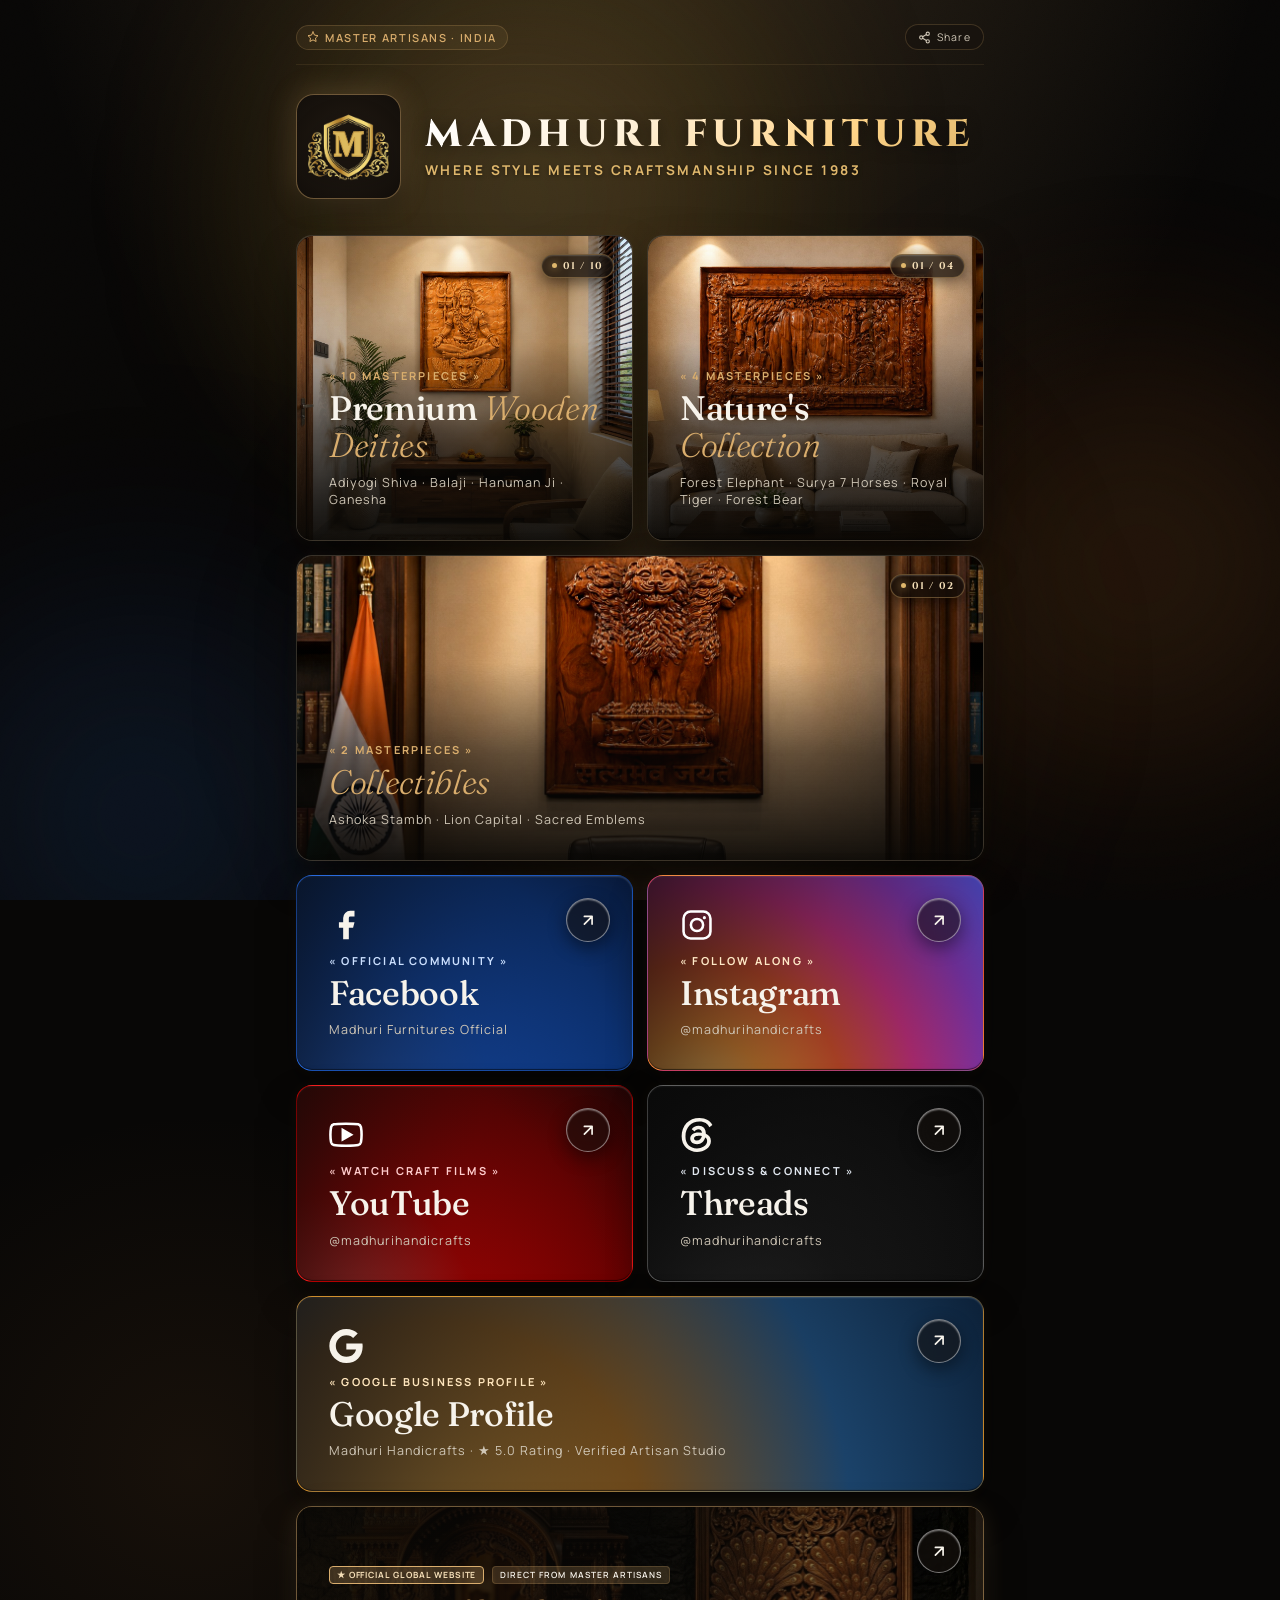
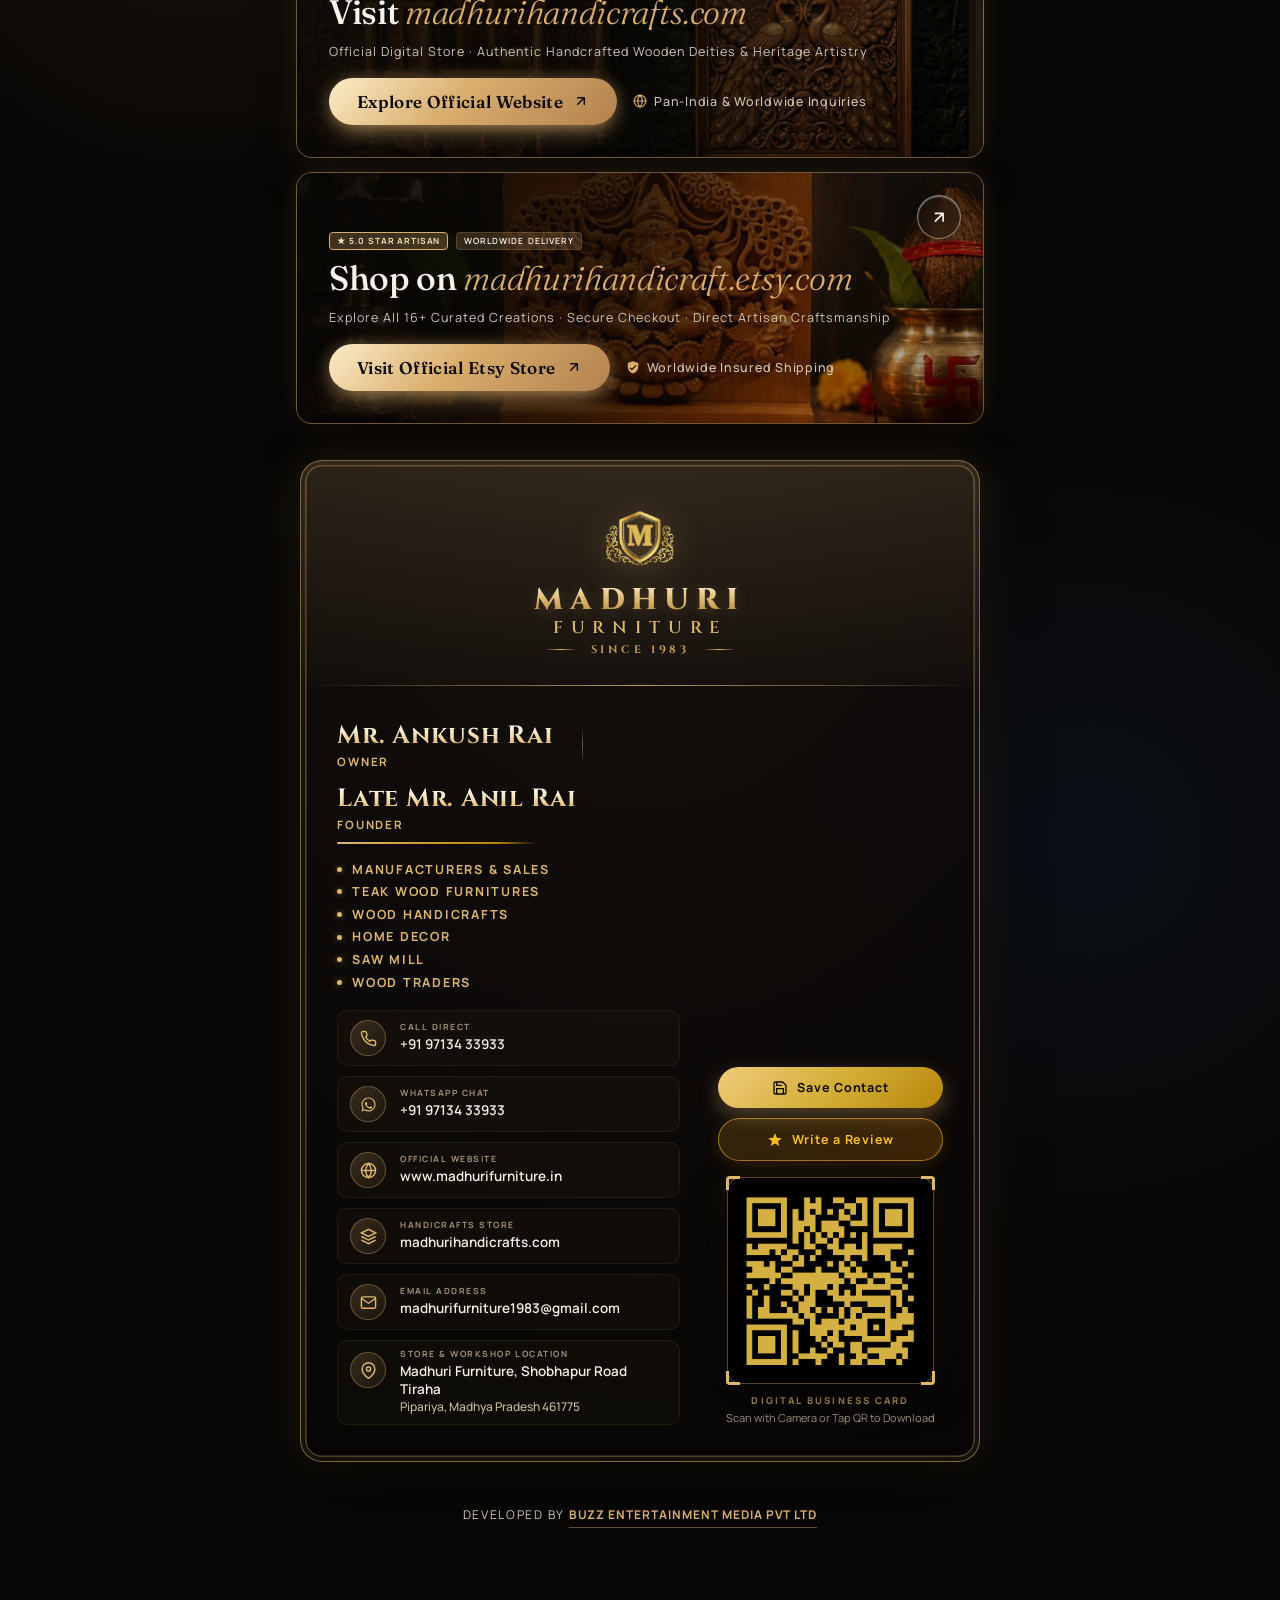
<file: index.html>
<!DOCTYPE html>
<html lang="en">
<head>
  <meta charset="UTF-8">
  <meta name="viewport" content="width=device-width, initial-scale=1.0, viewport-fit=cover">
  <title>MADHURI HANDICRAFTS — Timeless Indian Brass, Wood &amp; Spiritual Artistry</title>
  <meta name="description" content="Madhuri Handicrafts — Curated 2026 Collection of Handcrafted Brass Idols, Antique Urulis, Teakwood Jharokhas, and Sacred Temple Decor. Available on madhurihandicrafts.com, Etsy, and Worldwide.">
  <meta name="keywords" content="Madhuri Handicrafts, Madhuri Furniture, Handcrafted Brass Idols, Teakwood Deities, Antique Uruli, Teakwood Jharokha, Adiyogi Statue, Wooden Temple Decor, Indian Handicrafts, Ankush Rai">
  <meta name="author" content="Madhuri Handicrafts">
  <meta name="robots" content="index, follow, max-image-preview:large, max-snippet:-1, max-video-preview:-1">
  <link rel="canonical" href="https://www.madhurifurniture.in/">

  <!-- Open Graph / Facebook / WhatsApp Rich Preview Metadata -->
  <meta property="og:type" content="website">
  <meta property="og:site_name" content="Madhuri Handicrafts">
  <meta property="og:url" content="https://www.madhurifurniture.in/">
  <meta property="og:title" content="MADHURI HANDICRAFTS — Timeless Indian Brass, Wood &amp; Spiritual Artistry">
  <meta property="og:description" content="Explore handcrafted teakwood deities, temple architecture, brass idols &amp; heirloom collectibles. Master Artisans Since 1983. Direct worldwide shipping.">
  
  <!-- Primary High-Res 1200x630 Social Banner -->
  <meta property="og:image" content="https://www.madhurifurniture.in/images/og-share-card.jpg">
  <meta property="og:image:secure_url" content="https://www.madhurifurniture.in/images/og-share-card.jpg">
  <meta property="og:image:type" content="image/jpeg">
  <meta property="og:image:width" content="1200">
  <meta property="og:image:height" content="630">
  <meta property="og:image:alt" content="Madhuri Handicrafts Luxury Masterpieces Showcase">

  <!-- WhatsApp / Mobile Thumbnail (Square 1:1) Fallback -->
  <meta property="og:image" content="https://www.madhurifurniture.in/images/og-share-square.jpg">
  <meta property="og:image:secure_url" content="https://www.madhurifurniture.in/images/og-share-square.jpg">
  <meta property="og:image:type" content="image/jpeg">
  <meta property="og:image:width" content="400">
  <meta property="og:image:height" content="400">
  
  <meta property="og:locale" content="en_IN">
  <link rel="image_src" href="https://www.madhurifurniture.in/images/og-share-card.jpg">

  <!-- Twitter / X Cards -->
  <meta name="twitter:card" content="summary_large_image">
  <meta name="twitter:url" content="https://www.madhurifurniture.in/">
  <meta name="twitter:title" content="MADHURI HANDICRAFTS — Timeless Indian Brass, Wood &amp; Spiritual Artistry">
  <meta name="twitter:description" content="Explore handcrafted teakwood deities, temple architecture, brass idols &amp; heirloom collectibles. Master Artisans Since 1983.">
  <meta name="twitter:image" content="https://www.madhurifurniture.in/images/og-share-card.jpg">
  <meta name="twitter:image:alt" content="Madhuri Handicrafts Luxury Masterpieces Showcase">

  <!-- Favicons (Authentic Royal Madhuri Crest) -->
  <link rel="icon" href="favicon.svg" type="image/svg+xml">
  <link rel="icon" href="favicon.ico" sizes="any">
  <link rel="icon" type="image/png" sizes="32x32" href="favicon-32x32.png">
  <link rel="icon" type="image/png" sizes="16x16" href="favicon-16x16.png">
  <link rel="icon" type="image/png" sizes="64x64" href="favicon.png">
  <link rel="apple-touch-icon" sizes="180x180" href="apple-touch-icon.png">
  <meta name="theme-color" content="#0c0b09">
  <meta name="apple-mobile-web-app-capable" content="yes">
  <meta name="apple-mobile-web-app-status-bar-style" content="black-translucent">
  <meta name="apple-mobile-web-app-title" content="Madhuri Handicrafts">
  <link rel="manifest" href="manifest.json">

  <!-- Preload Critical Hero Imagery -->
  <link rel="preload" as="image" href="images/madhuri_crest.png">
  <link rel="preload" as="image" href="images/wooden_craft.jpg">
  <link rel="preload" as="image" href="images/hero_deities.jpg">
  <link rel="preload" as="image" href="images/hero_nature.jpg">
  <link rel="preload" as="image" href="images/hero_collectibles.jpg">

  <!-- Google Fonts: Fraunces, Cinzel, Manrope -->
  <link rel="preconnect" href="https://fonts.googleapis.com">
  <link rel="preconnect" href="https://fonts.gstatic.com" crossorigin>
  <link href="https://fonts.googleapis.com/css2?family=Cinzel:wght@400;600;700;800&family=Fraunces:ital,opsz,wght@0,9..144,300;0,9..144,400;0,9..144,500;0,9..144,600;1,9..144,300;1,9..144,400&family=Manrope:wght@400;500;600;700&display=swap" rel="stylesheet">

  <!-- Stylesheets -->
  <link rel="stylesheet" href="css/main.css?v=3.1">

  <!-- Schema.org JSON-LD Structured Data for Google Rich Snippets -->
  <script type="application/ld+json">
  {
    "@context": "https://schema.org",
    "@graph": [
      {
        "@type": "Organization",
        "@id": "https://www.madhurifurniture.in/#organization",
        "name": "Madhuri Handicrafts",
        "alternateName": ["Madhuri Furniture", "Madhuri Handicrafts India"],
        "url": "https://www.madhurifurniture.in",
        "logo": {
          "@type": "ImageObject",
          "url": "https://www.madhurifurniture.in/images/madhuri_crest.png",
          "width": "435",
          "height": "334"
        },
        "image": "https://www.madhurifurniture.in/images/og-share-card.jpg",
        "foundingDate": "1983",
        "founder": {
          "@type": "Person",
          "name": "Late Mr. Anil Rai"
        },
        "contactPoint": {
          "@type": "ContactPoint",
          "telephone": "+91-9713433933",
          "contactType": "sales & customer support",
          "areaServed": ["IN", "US", "GB", "CA", "AU", "AE"],
          "availableLanguage": ["en", "hi"]
        },
        "sameAs": [
          "https://madhurihandicrafts.com",
          "https://madhurihandicraft.etsy.com",
          "https://www.instagram.com/madhurihandicrafts",
          "https://youtube.com/@madhurihandicrafts",
          "https://www.facebook.com/share/1EeWiE2WVi/",
          "https://www.google.com/search?kgmid=/g/11s93srvg5&hl=en-IN&q=MADHURI+HANDICRAFTS"
        ]
      },
      {
        "@type": "LocalBusiness",
        "@id": "https://www.madhurifurniture.in/#store",
        "name": "Madhuri Handicrafts & Madhuri Furniture",
        "description": "Exquisite handcrafted teakwood deities, brass idols, antique urulis, wildlife panels & sacred collectibles since 1983.",
        "image": "https://www.madhurifurniture.in/images/og-share-card.jpg",
        "telephone": "+919713433933",
        "email": "madhurifurniture1983@gmail.com",
        "priceRange": "₹₹₹",
        "address": {
          "@type": "PostalAddress",
          "streetAddress": "Shobhapur Road Tiraha",
          "addressLocality": "Pipariya",
          "addressRegion": "Madhya Pradesh",
          "postalCode": "461775",
          "addressCountry": "IN"
        },
        "geo": {
          "@type": "GeoCoordinates",
          "latitude": "22.7564",
          "longitude": "78.3541"
        },
        "hasMap": "https://maps.app.goo.gl/J7iGzLyL3fMwRZnUA?g_st=awb",
        "aggregateRating": {
          "@type": "AggregateRating",
          "ratingValue": "5.0",
          "reviewCount": "148"
        }
      },
      {
        "@type": "WebSite",
        "@id": "https://www.madhurifurniture.in/#website",
        "url": "https://www.madhurifurniture.in",
        "name": "Madhuri Handicrafts",
        "publisher": {
          "@id": "https://www.madhurifurniture.in/#organization"
        }
      }
    ]
  }
  </script>
</head>
<body>

  <!-- Atmospheric Film Grain Layer -->
  <div class="grain" aria-hidden="true"></div>

  <!-- Ambient Liquid Glass Mesh Light Orbs -->
  <div class="liquid-ambient-canvas" aria-hidden="true">
    <div class="liquid-orb orb-gold-top"></div>
    <div class="liquid-orb orb-amber-right"></div>
    <div class="liquid-orb orb-sapphire-left"></div>
    <div class="liquid-orb orb-bronze-center"></div>
  </div>

  <!-- Main Digital Brand Hub -->
  <div class="hub">

    <!-- Top Status Bar -->
    <header class="hub-topbar">
      <div class="topbar-badge">
        <svg viewBox="0 0 24 24" fill="none" stroke="currentColor" stroke-width="2" stroke-linecap="round" stroke-linejoin="round"><path d="M12 2l3.09 6.26L22 9.27l-5 4.87 1.18 6.88L12 17.77l-6.18 3.25L7 14.14 2 9.27l6.91-1.01L12 2z"/></svg>
        <span>Master Artisans · India</span>
      </div>
      <div class="topbar-actions">
        <button class="topbar-btn" id="shareHubBtn" title="Share">
          <svg viewBox="0 0 24 24" fill="none" stroke="currentColor" stroke-width="2" stroke-linecap="round" stroke-linejoin="round"><circle cx="18" cy="5" r="3"/><circle cx="6" cy="12" r="3"/><circle cx="18" cy="19" r="3"/><line x1="8.59" y1="13.51" x2="15.42" y2="17.49"/><line x1="15.41" y1="6.51" x2="8.59" y2="10.49"/></svg>
          <span>Share</span>
        </button>
      </div>
    </header>

    <!-- Hub Main Header -->
    <section class="hub-header">
      <div class="hub-brand-crest-wrap">
        <img class="hub-brand-crest" src="images/madhuri_crest.png" alt="Madhuri Furniture Crest">
      </div>
      <div class="hub-header-text">
        <h1 class="wordmark">MADHURI FURNITURE</h1>
        <div class="tagline">WHERE STYLE MEETS CRAFTSMANSHIP <span class="tagline-est">SINCE 1983</span></div>
      </div>
    </section>

    <!-- Unified 2-Column Cards Showcase Grid -->
    <main class="hub-cards-grid">

      <!-- Card 1: Category 1 - Premium Wooden Deities (Live Sliding Masterpiece Showcase) -->
      <div class="tile tile-slideshow" data-category="deities" aria-label="Premium Wooden Deities Collection Showcase">
        <div class="tile-slider-container">
          <div class="tile-slider-track">
            <div class="tile-slide-item" style="background-image: url('images/products/adiyogi.jpg');"></div>
          </div>
        </div>
        <div class="tile-scrim"></div>
        <div class="tile-slide-badge" aria-hidden="true">
          <span class="badge-pulse"></span>
          <span class="slide-count">01 / 10</span>
        </div>
        <div class="tile-content">
          <span class="tile-kicker">« 10 MASTERPIECES »</span>
          <h2 class="tile-title">Premium <em>Wooden Deities</em></h2>
          <span class="tile-meta">Adiyogi Shiva · Balaji · Hanuman Ji · Ganesha</span>
        </div>
      </div>

      <!-- Card 2: Category 2 - Nature's Collection (Live Sliding Masterpiece Showcase) -->
      <div class="tile tile-slideshow" data-category="nature" aria-label="Nature's Collection Showcase">
        <div class="tile-slider-container">
          <div class="tile-slider-track">
            <div class="tile-slide-item" style="background-image: url('images/products/elephant_scenery_model_2.jpg');"></div>
          </div>
        </div>
        <div class="tile-scrim"></div>
        <div class="tile-slide-badge" aria-hidden="true">
          <span class="badge-pulse"></span>
          <span class="slide-count">01 / 04</span>
        </div>
        <div class="tile-content">
          <span class="tile-kicker">« 4 MASTERPIECES »</span>
          <h2 class="tile-title">Nature's <em>Collection</em></h2>
          <span class="tile-meta">Forest Elephant · Surya 7 Horses · Royal Tiger · Forest Bear</span>
        </div>
      </div>

      <!-- Card 3: Category 3 - Collectibles (Live Sliding Masterpiece Showcase) -->
      <div class="tile tile-slideshow full-width-span" data-category="collectibles" aria-label="Collectibles Showcase">
        <div class="tile-slider-container">
          <div class="tile-slider-track">
            <div class="tile-slide-item" style="background-image: url('images/products/ashoka_stambh.jpg');"></div>
          </div>
        </div>
        <div class="tile-scrim"></div>
        <div class="tile-slide-badge" aria-hidden="true">
          <span class="badge-pulse"></span>
          <span class="slide-count">01 / 02</span>
        </div>
        <div class="tile-content">
          <span class="tile-kicker">« 2 MASTERPIECES »</span>
          <h2 class="tile-title"><em>Collectibles</em></h2>
          <span class="tile-meta">Ashoka Stambh · Lion Capital · Sacred Emblems</span>
        </div>
      </div>

      <!-- Social Media 2x2 Bento Matrix (Facebook, Instagram, YouTube, Google Profile) -->
      <div class="hub-social-matrix full-width-span">
        <!-- Card 4: Facebook -->
        <a class="tile facebook" href="https://www.facebook.com/share/1EeWiE2WVi/" target="_blank" rel="noopener" title="Madhuri Furnitures on Facebook">
          <div class="tile-scrim"></div>
          <div class="tile-arrow" aria-hidden="true">
            <svg viewBox="0 0 24 24" fill="none" stroke-width="2.2" stroke-linecap="round" stroke-linejoin="round"><path d="M7 17 17 7M7 7h10v10"/></svg>
          </div>
          <div class="tile-content">
            <svg class="social-tile-icon" viewBox="0 0 24 24" fill="currentColor"><path d="M18 2h-3a5 5 0 0 0-5 5v3H7v4h3v8h4v-8h3l1-4h-4V7a1 1 0 0 1 1-1h3z"/></svg>
            <span class="tile-kicker">« OFFICIAL COMMUNITY »</span>
            <h3 class="tile-title">Facebook</h3>
            <span class="tile-meta">Madhuri Furnitures Official</span>
          </div>
        </a>

        <!-- Card 5: Instagram -->
        <a class="tile instagram" href="https://www.instagram.com/madhurihandicrafts?igsh=MTExb3ZwZnlpY2J1bA==" target="_blank" rel="noopener" title="Follow Madhuri Handicrafts on Instagram">
          <div class="tile-scrim"></div>
          <div class="tile-arrow" aria-hidden="true">
            <svg viewBox="0 0 24 24" fill="none" stroke-width="2.2" stroke-linecap="round" stroke-linejoin="round"><path d="M7 17 17 7M7 7h10v10"/></svg>
          </div>
          <div class="tile-content">
            <svg class="social-tile-icon" viewBox="0 0 24 24" fill="none" stroke="#fff" stroke-width="1.8"><rect x="2.5" y="2.5" width="19" height="19" rx="5"/><circle cx="12" cy="12" r="4.3"/><circle cx="17.2" cy="6.8" r="1.1" fill="#fff" stroke="none"/></svg>
            <span class="tile-kicker">« FOLLOW ALONG »</span>
            <h3 class="tile-title">Instagram</h3>
            <span class="tile-meta">@madhurihandicrafts</span>
          </div>
        </a>

        <!-- Card 6: YouTube -->
        <a class="tile youtube" href="https://youtube.com/@madhurihandicrafts?si=1fFRDPG5VzB0aoFa" target="_blank" rel="noopener" title="Watch Madhuri Handicrafts on YouTube">
          <div class="tile-scrim"></div>
          <div class="tile-arrow" aria-hidden="true">
            <svg viewBox="0 0 24 24" fill="none" stroke-width="2.2" stroke-linecap="round" stroke-linejoin="round"><path d="M7 17 17 7M7 7h10v10"/></svg>
          </div>
          <div class="tile-content">
            <svg class="social-tile-icon" viewBox="0 0 24 24" fill="none" stroke="#fff" stroke-width="1.8"><path d="M22.54 6.42a2.78 2.78 0 0 0-1.94-2C18.88 4 12 4 12 4s-6.88 0-8.6.46a2.78 2.78 0 0 0-1.94 2A29 29 0 0 0 1 11.75a29 29 0 0 0 .46 5.33A2.78 2.78 0 0 0 3.4 19.1c1.72.46 8.6.46 8.6.46s6.88 0 8.6-.46a2.78 2.78 0 0 0 1.94-2 29 29 0 0 0 .46-5.25 29 29 0 0 0-.46-5.43z"/><polygon points="9.75 15.02 15.5 11.75 9.75 8.48 9.75 15.02" fill="#fff"/></svg>
            <span class="tile-kicker">« WATCH CRAFT FILMS »</span>
            <h3 class="tile-title">YouTube</h3>
            <span class="tile-meta">@madhurihandicrafts</span>
          </div>
        </a>

        <!-- Card 7: Threads -->
        <a class="tile threads" href="https://www.threads.com/@madhurihandicrafts" target="_blank" rel="noopener" title="Follow Madhuri Handicrafts on Threads">
          <div class="tile-scrim"></div>
          <div class="tile-arrow" aria-hidden="true">
            <svg viewBox="0 0 24 24" fill="none" stroke-width="2.2" stroke-linecap="round" stroke-linejoin="round"><path d="M7 17 17 7M7 7h10v10"/></svg>
          </div>
          <div class="tile-content">
            <svg class="social-tile-icon" viewBox="0 0 24 24" fill="currentColor"><path d="M18.263 11.097c-.03-3.486-1.92-5.586-5.111-5.586-2.13 0-3.922.963-4.863 2.499l2.062 1.438c.535-.843 1.272-1.543 2.628-1.543 1.528 0 2.318.85 2.544 2.431a15 15 0 0 0-2.236-.173c-4.125 0-6.068 1.867-6.068 4.336s1.943 3.99 4.804 3.99c3.139 0 5.013-2.115 5.781-4.735.798.361 1.348 1.204 1.348 2.47 0 3.387-3.907 5.232-7.22 5.232-4.885 0-8.077-3.207-8.077-8.424 0-6.392 4.223-10.487 9.9-10.487 3.808 0 5.69 1.671 6.97 3.914l2.108-1.475C21.44 2.078 18.331 0 13.663 0 6.227 0 1.168 5.277 1.168 12.934c0 7 4.953 11.066 10.856 11.066 4.878 0 9.809-2.846 9.809-7.716 0-2.545-1.46-4.231-3.569-5.187m-6.33 4.855c-1.077 0-2.026-.512-2.026-1.453 0-1.483 1.822-1.934 3.606-1.934.678 0 1.34.045 1.927.173-.422 1.927-1.671 3.215-3.508 3.214Z"/></svg>
            <span class="tile-kicker">« DISCUSS &amp; CONNECT »</span>
            <h3 class="tile-title">Threads</h3>
            <span class="tile-meta">@madhurihandicrafts</span>
          </div>
        </a>

        <!-- Card 8: Google Business Profile (GMB) -->
        <a class="tile google-profile full-width-span" href="https://www.google.com/search?kgmid=/g/11s93srvg5&hl=en-IN&q=MADHURI+HANDICRAFTS" target="_blank" rel="noopener" title="Madhuri Handicrafts Google Business Profile">
          <div class="tile-scrim"></div>
          <div class="tile-arrow" aria-hidden="true">
            <svg viewBox="0 0 24 24" fill="none" stroke-width="2.2" stroke-linecap="round" stroke-linejoin="round"><path d="M7 17 17 7M7 7h10v10"/></svg>
          </div>
          <div class="tile-content">
            <svg class="social-tile-icon" viewBox="0 0 24 24" fill="currentColor"><path d="M12.24 10.285V14.4h6.806c-.275 1.765-2.056 5.174-6.806 5.174-4.095 0-7.439-3.389-7.439-7.574s3.344-7.574 7.439-7.574c2.33 0 3.891.989 4.785 1.849l3.254-3.138C18.189 1.186 15.479 0 12.24 0c-6.635 0-12 5.365-12 12s5.365 12 12 12c6.926 0 11.52-4.869 11.52-11.726 0-.788-.085-1.39-.189-1.989H12.24z"/></svg>
            <span class="tile-kicker">« GOOGLE BUSINESS PROFILE »</span>
            <h3 class="tile-title">Google Profile</h3>
            <span class="tile-meta">Madhuri Handicrafts · ★ 5.0 Rating · Verified Artisan Studio</span>
          </div>
        </a>
      </div>

      <!-- Card: THE OFFICIAL WEBSITE FLAGSHIP CARD (madhurihandicrafts.com) -->
      <a class="tile website-flagship-card full-width-span" href="https://madhurihandicrafts.com" target="_blank" rel="noopener" title="Visit Official Website - madhurihandicrafts.com">
        <div class="tile-img" data-full="images/wooden_craft.jpg"></div>
        <div class="tile-scrim"></div>
        <div class="tile-arrow" aria-hidden="true">
          <svg viewBox="0 0 24 24" fill="none" stroke-width="2.2" stroke-linecap="round" stroke-linejoin="round"><path d="M7 17 17 7M7 7h10v10"/></svg>
        </div>
        <div class="tile-content">
          <div class="tile-badge-row">
            <span class="tile-chip website-gold-chip">★ Official Global Website</span>
            <span class="tile-chip">Direct From Master Artisans</span>
          </div>
          <h2 class="tile-title">Visit <em>madhurihandicrafts.com</em></h2>
          <span class="tile-meta">Official Digital Store · Authentic Handcrafted Wooden Deities &amp; Heritage Artistry</span>
          
          <div class="website-card-action-row">
            <span class="website-card-btn">
              <span>Explore Official Website</span>
              <svg viewBox="0 0 24 24" fill="none" stroke="currentColor" stroke-width="2.2" stroke-linecap="round" stroke-linejoin="round"><path d="M7 17 17 7M7 7h10v10"/></svg>
            </span>
            <span class="website-trust-badge">
              <svg viewBox="0 0 24 24" fill="none" stroke="currentColor" stroke-width="2" stroke-linecap="round" stroke-linejoin="round"><circle cx="12" cy="12" r="10"/><line x1="2" y1="12" x2="22" y2="12"/><path d="M12 2a15.3 15.3 0 0 1 4 10 15.3 15.3 0 0 1-4 10 15.3 15.3 0 0 1-4-10 15.3 15.3 0 0 1 4-10z"/></svg>
              <span>Pan-India &amp; Worldwide Inquiries</span>
            </span>
          </div>
        </div>
      </a>

      <!-- Card: THE BIG ETSY FLAGSHIP CARD (Official Etsy Global Store) -->
      <a class="tile etsy-flagship-card full-width-span" href="https://madhurihandicraft.etsy.com" target="_blank" rel="noopener" title="Shop on madhurihandicraft.etsy.com">
        <div class="tile-img" data-full="images/hero_deities.jpg"></div>
        <div class="tile-scrim"></div>
        <div class="tile-arrow" aria-hidden="true">
          <svg viewBox="0 0 24 24" fill="none" stroke-width="2.2" stroke-linecap="round" stroke-linejoin="round"><path d="M7 17 17 7M7 7h10v10"/></svg>
        </div>
        <div class="tile-content">
          <div class="tile-badge-row">
            <span class="tile-chip etsy-gold-chip">★ 5.0 Star Artisan</span>
            <span class="tile-chip">Worldwide Delivery</span>
          </div>
          <h2 class="tile-title">Shop on <em>madhurihandicraft.etsy.com</em></h2>
          <span class="tile-meta">Explore All 16+ Curated Creations · Secure Checkout · Direct Artisan Craftsmanship</span>
          
          <div class="etsy-card-action-row">
            <span class="etsy-card-btn">
              <span>Visit Official Etsy Store</span>
              <svg viewBox="0 0 24 24" fill="none" stroke="currentColor" stroke-width="2.2" stroke-linecap="round" stroke-linejoin="round"><path d="M7 17 17 7M7 7h10v10"/></svg>
            </span>
            <span class="etsy-trust-badge">
              <svg viewBox="0 0 24 24" fill="currentColor"><path d="M12 2L3 5v6c0 5.55 3.84 10.74 9 12 5.16-1.26 9-6.45 9-12V5l-9-3zm-2 16l-4-4 1.41-1.41L10 15.17l6.59-6.59L18 10l-8 8z"/></svg>
              <span>Worldwide Insured Shipping</span>
            </span>
          </div>
        </div>
      </a>

    </main>

    <!-- ====================================================================
         EXECUTIVE LUXURY VISITING CARD (Ankush Rai - Madhuri Furniture)
         ==================================================================== -->
    <section class="visiting-card-section" id="visiting-card" aria-label="Official Visiting Card">
      <div class="visiting-card">
        
        <!-- Card Front / Brand Identity Header -->
        <div class="vcard-brand-header">
          <div class="vcard-crest-wrapper">
            <img src="images/madhuri_crest.png" alt="Madhuri Furniture Crest" class="vcard-crest-img">
          </div>
          <div class="vcard-brand-title">
            <span class="vcard-brand-main">MADHURI</span>
            <span class="vcard-brand-sub">FURNITURE</span>
          </div>
          <div class="vcard-brand-est">
            <span class="vcard-dash"></span>
            <span>SINCE 1983</span>
            <span class="vcard-dash"></span>
          </div>
        </div>

        <div class="vcard-divider-gold"></div>

        <!-- Card Body: Split Layout (Executive Details Left, QR & Quick Save Right) -->
        <div class="vcard-body">
          
          <!-- Left Column: Name, Offerings & Verified Contacts -->
          <div class="vcard-primary">
            
            <!-- Executive Leadership (Mr. Ankush Rai - Owner & Late Mr. Anil Rai - Founder) -->
            <div class="vcard-leaders">
              <div class="vcard-leader">
                <h3 class="vcard-name">Mr. Ankush Rai</h3>
                <span class="vcard-role-title">Owner</span>
              </div>
              <div class="vcard-leader-sep" aria-hidden="true"></div>
              <div class="vcard-leader">
                <h3 class="vcard-name">Late Mr. Anil Rai</h3>
                <span class="vcard-role-title">Founder</span>
              </div>
            </div>
            <div class="vcard-name-line"></div>

            <!-- Business Offerings List (Exact from card) -->
            <ul class="vcard-tags-list">
              <li><span class="vcard-bullet" aria-hidden="true"></span> MANUFACTURERS &amp; SALES</li>
              <li><span class="vcard-bullet" aria-hidden="true"></span> TEAK WOOD FURNITURES</li>
              <li><span class="vcard-bullet" aria-hidden="true"></span> WOOD HANDICRAFTS</li>
              <li><span class="vcard-bullet" aria-hidden="true"></span> HOME DECOR</li>
              <li><span class="vcard-bullet" aria-hidden="true"></span> SAW MILL</li>
              <li><span class="vcard-bullet" aria-hidden="true"></span> WOOD TRADERS</li>
            </ul>

            <!-- Contact Details List -->
            <div class="vcard-contacts">
              
              <!-- Direct Call -->
              <a class="vcard-contact-item" href="tel:+919713433933">
                <span class="vcard-c-icon">
                  <svg viewBox="0 0 24 24" fill="none" stroke="currentColor" stroke-width="2"><path d="M22 16.92v3a2 2 0 0 1-2.18 2 19.79 19.79 0 0 1-8.63-3.07 19.5 19.5 0 0 1-6-6 19.79 19.79 0 0 1-3.07-8.67A2 2 0 0 1 4.11 2h3a2 2 0 0 1 2 1.72c.127.96.361 1.903.7 2.81a2 2 0 0 1-.45 2.11L8.09 9.91a16 16 0 0 0 6 6l1.27-1.27a2 2 0 0 1 2.11-.45c.907.339 1.85.573 2.81.7A2 2 0 0 1 22 16.92z"/></svg>
                </span>
                <div class="vcard-c-info">
                  <span class="vcard-c-label">CALL DIRECT</span>
                  <span class="vcard-c-text">+91 97134 33933</span>
                </div>
              </a>

              <!-- WhatsApp Chat (Directly below Call) -->
              <a class="vcard-contact-item" href="https://wa.me/919713433933?text=Hello%20Ankush%20ji,%20I%20am%20contacting%20you%20from%20Madhuri%20Furniture%20visiting%20card." target="_blank" rel="noopener">
                <span class="vcard-c-icon">
                  <svg viewBox="0 0 24 24" fill="currentColor"><path d="M12.04 2c-5.46 0-9.91 4.45-9.91 9.91 0 1.75.46 3.45 1.32 4.95L2.05 22l5.25-1.38c1.45.79 3.08 1.21 4.74 1.21 5.46 0 9.91-4.45 9.91-9.91 0-2.65-1.03-5.14-2.9-7.01A9.816 9.816 0 0 0 12.04 2zm.01 1.67c2.2 0 4.26.86 5.82 2.42a8.225 8.225 0 0 1 2.41 5.83c0 4.54-3.7 8.24-8.24 8.24-1.48 0-2.93-.4-4.2-1.15l-.3-.18-3.12.82.83-3.04-.2-.31a8.19 8.19 0 0 1-1.26-4.38c0-4.54 3.7-8.24 8.24-8.24zm4.52 11.66c-.25-.13-1.47-.72-1.7-.81-.23-.08-.39-.13-.56.13-.17.25-.64.81-.79.97-.14.17-.29.19-.54.06-.25-.13-1.06-.39-2.02-1.25-.75-.67-1.25-1.5-1.4-1.75-.15-.25-.02-.39.11-.51.11-.11.25-.29.37-.44.12-.15.17-.25.25-.42.08-.17.04-.31-.02-.44-.06-.13-.56-1.35-.77-1.85-.2-.49-.41-.42-.56-.43h-.48c-.17 0-.44.06-.67.31-.23.25-.87.85-.87 2.08 0 1.22.89 2.4 1.01 2.57.13.17 1.76 2.68 4.26 3.76.6.26 1.06.41 1.42.53.6.19 1.15.16 1.58.1.48-.07 1.47-.6 1.68-1.18.21-.58.21-1.08.15-1.18-.06-.1-.23-.17-.48-.29z"/></svg>
                </span>
                <div class="vcard-c-info">
                  <span class="vcard-c-label">WHATSAPP CHAT</span>
                  <span class="vcard-c-text">+91 97134 33933</span>
                </div>
              </a>

              <!-- Website -->
              <a class="vcard-contact-item" href="https://www.madhurifurniture.in" target="_blank" rel="noopener">
                <span class="vcard-c-icon">
                  <svg viewBox="0 0 24 24" fill="none" stroke="currentColor" stroke-width="2"><circle cx="12" cy="12" r="10"/><line x1="2" y1="12" x2="22" y2="12"/><path d="M12 2a15.3 15.3 0 0 1 4 10 15.3 15.3 0 0 1-4 10 15.3 15.3 0 0 1-4-10 15.3 15.3 0 0 1 4-10z"/></svg>
                </span>
                <div class="vcard-c-info">
                  <span class="vcard-c-label">OFFICIAL WEBSITE</span>
                  <span class="vcard-c-text">www.madhurifurniture.in</span>
                </div>
              </a>

              <!-- Handicrafts Website -->
              <a class="vcard-contact-item" href="https://madhurihandicrafts.com" target="_blank" rel="noopener">
                <span class="vcard-c-icon">
                  <svg viewBox="0 0 24 24" fill="none" stroke="currentColor" stroke-width="2"><path d="M12 2L2 7l10 5 10-5-10-5zM2 17l10 5 10-5M2 12l10 5 10-5"/></svg>
                </span>
                <div class="vcard-c-info">
                  <span class="vcard-c-label">HANDICRAFTS STORE</span>
                  <span class="vcard-c-text">madhurihandicrafts.com</span>
                </div>
              </a>

              <!-- Email -->
              <a class="vcard-contact-item" href="mailto:madhurifurniture1983@gmail.com">
                <span class="vcard-c-icon">
                  <svg viewBox="0 0 24 24" fill="none" stroke="currentColor" stroke-width="2"><path d="M4 4h16c1.1 0 2 .9 2 2v12c0 1.1-.9 2-2 2H4c-1.1 0-2-.9-2-2V6c0-1.1.9-2 2-2z"/><polyline points="22,6 12,13 2,6"/></svg>
                </span>
                <div class="vcard-c-info">
                  <span class="vcard-c-label">EMAIL ADDRESS</span>
                  <span class="vcard-c-text">madhurifurniture1983@gmail.com</span>
                </div>
              </a>

              <!-- Physical Address -->
              <a class="vcard-contact-item vcard-address-item" href="https://maps.app.goo.gl/J7iGzLyL3fMwRZnUA?g_st=awb" target="_blank" rel="noopener">
                <span class="vcard-c-icon">
                  <svg viewBox="0 0 24 24" fill="none" stroke="currentColor" stroke-width="2"><path d="M21 10c0 7-9 13-9 13s-9-6-9-13a9 9 0 0 1 18 0z"/><circle cx="12" cy="10" r="3"/></svg>
                </span>
                <div class="vcard-c-info">
                  <span class="vcard-c-label">STORE &amp; WORKSHOP LOCATION</span>
                  <span class="vcard-c-text">
                    <span>Madhuri Furniture, Shobhapur Road Tiraha</span>
                    <span class="vcard-c-sub">Pipariya, Madhya Pradesh 461775</span>
                  </span>
                </div>
              </a>

            </div>
          </div>

          <!-- Right Column: Actions Top & Gold QR Code Below -->
          <div class="vcard-secondary">
            <!-- Quick Action Hub -->
            <div class="vcard-actions">
              <button type="button" class="vcard-action-btn vcard-save-btn" onclick="downloadVCard()" title="Save Ankush Rai to Phone Contacts">
                <svg viewBox="0 0 24 24" fill="none" stroke="currentColor" stroke-width="2"><path d="M19 21H5a2 2 0 0 1-2-2V5a2 2 0 0 1 2-2h11l5 5v11a2 2 0 0 1-2 2z"/><polyline points="17 21 17 13 7 13 7 21"/><polyline points="7 3 7 8 15 8"/></svg>
                <span>Save Contact</span>
              </button>

              <a class="vcard-action-btn vcard-review-btn" href="https://g.page/r/CWXWb6N7OUyYEAE/review" target="_blank" rel="noopener" title="Write a Google Review">
                <svg viewBox="0 0 24 24" fill="currentColor"><path d="M12 17.27L18.18 21l-1.64-7.03L22 9.24l-7.19-.61L12 2 9.19 8.63 2 9.24l5.46 4.73L5.82 21z"/></svg>
                <span>Write a Review</span>
              </a>
            </div>

            <!-- Gold QR Code (Below in PC & Mobile) -->
            <div class="vcard-qr-box">
              <a href="images/visiting_qr.png" download="Madhuri_Furniture_Ankush_Rai_QR.png" class="vcard-qr-frame" title="Click or Tap to Download QR Code" onclick="if(window.showToast)showToast('Downloading QR Code image...')">
                <span class="qr-corner top-left"></span>
                <span class="qr-corner top-right"></span>
                <span class="qr-corner bottom-left"></span>
                <span class="qr-corner bottom-right"></span>
                <img src="images/visiting_qr.png" alt="Madhuri Furniture QR Code - Click to Download" class="vcard-qr-image">
                <span class="qr-download-overlay" aria-hidden="true">
                  <svg viewBox="0 0 24 24" fill="none" stroke="currentColor" stroke-width="2.2"><path d="M21 15v4a2 2 0 0 1-2 2H5a2 2 0 0 1-2-2v-4"/><polyline points="7 10 12 15 17 10"/><line x1="12" y1="15" x2="12" y2="3"/></svg>
                  <span>Download QR</span>
                </span>
              </a>
              <div class="vcard-qr-caption">
                <span class="qr-tag">DIGITAL BUSINESS CARD</span>
                <span class="qr-hint">Scan with Camera or Tap QR to Download</span>
              </div>
            </div>
          </div>

        </div>

      </div>
    </section>

    <!-- Footer -->
    <footer class="hub-footer">
      <span>Developed by <a href="https://buzz-entertainment.com/" target="_blank" rel="noopener" class="dev-credit-link">Buzz Entertainment Media Pvt Ltd</a></span>
    </footer>

  </div>

  <!-- Lookbook & Product Detail Modal -->
  <div class="modal-backdrop" id="lookbookModal" aria-hidden="true">
    <div class="modal-container" role="dialog" aria-modal="true">
      <button class="modal-close-btn" id="modalCloseBtn" aria-label="Close modal">
        <svg viewBox="0 0 24 24" fill="none" stroke="currentColor" stroke-width="2"><line x1="18" y1="6" x2="6" y2="18"/><line x1="6" y1="6" x2="18" y2="18"/></svg>
      </button>
      <div class="modal-grid">
        <div class="modal-media">
          <img id="modalImg" src="images/brass_heritage.jpg" alt="Collection Item">
          <div class="modal-media-overlay"></div>
          <div class="modal-media-badge" id="modalBadge">2026 Collection</div>
        </div>
        <div class="modal-details">
          <div class="modal-kicker" id="modalKicker">The Heritage Brass Edit</div>
          <h3 class="modal-title" id="modalTitle">Antique Brass Ganesha with Prabhavali</h3>
          <p class="modal-description" id="modalDesc">Hand-cast solid brass idol with delicate artisanal engraving, finished in rich antique golden patina.</p>

          <div class="modal-specs-grid">
            <div class="spec-item">
              <span class="spec-label">Material</span>
              <span class="spec-val" id="modalMaterial">Solid Virgin Brass</span>
            </div>
            <div class="spec-item">
              <span class="spec-label">Finish</span>
              <span class="spec-val" id="modalFinish">Antique Gold Patina</span>
            </div>
            <div class="spec-item">
              <span class="spec-label">Dimensions</span>
              <span class="spec-val" id="modalDimensions">14" H x 9.5" W</span>
            </div>
            <div class="spec-item">
              <span class="spec-label">Weight</span>
              <span class="spec-val" id="modalWeight">5.8 kg Approx.</span>
            </div>
          </div>

          <div class="modal-actions-row">
            <a class="modal-btn-primary" id="modalEtsyBtn" href="https://madhurihandicraft.etsy.com" target="_blank" rel="noopener">
              <svg width="18" height="18" viewBox="0 0 24 24" fill="none" stroke="currentColor" stroke-width="2"><path d="M6 2L3 6v14a2 2 0 0 0 2 2h14a2 2 0 0 0 2-2V6l-3-4z"/><line x1="3" y1="6" x2="21" y2="6"/><path d="M16 10a4 4 0 0 1-8 0"/></svg>
              <span>Order on Etsy</span>
            </a>
            <a class="modal-btn-secondary" id="modalWhatsAppBtn" href="#" target="_blank" rel="noopener">
              <svg width="18" height="18" viewBox="0 0 24 24" fill="none" stroke="currentColor" stroke-width="2"><path d="M21 11.5a8.38 8.38 0 0 1-.9 3.8 8.5 8.5 0 0 1-7.6 4.7 8.38 8.38 0 0 1-3.8-.9L3 21l1.9-5.7a8.38 8.38 0 0 1-.9-3.8 8.5 8.5 0 0 1 4.7-7.6 8.38 8.38 0 0 1 3.8-.9h.5a8.48 8.48 0 0 1 8 8v.5z"/></svg>
              <span>WhatsApp Inquiry</span>
            </a>
          </div>
        </div>
      </div>
    </div>
  </div>



  <!-- Offline Mode Live Indicator -->
  <div class="offline-badge" id="offlineBadge" aria-live="polite">
    <span class="offline-dot" id="offlineDot"></span>
    <span id="offlineMsg">Offline Mode Active · Masterpieces Cached</span>
  </div>

  <!-- Scripts -->
  <script src="js/catalog-data.js?v=2.2"></script>
  <script src="js/main.js?v=2.2"></script>
  <script>
    // Clean vCard export ensuring no external Etsy links or redundant notes
    function downloadVCard() {
      const vcard = 
`BEGIN:VCARD
VERSION:3.0
N:Rai;Ankush;;Mr.;
FN:Mr. Ankush Rai
ORG:Madhuri Furniture
TITLE:Owner
TEL;TYPE=CELL,VOICE,PREF:+919713433933
EMAIL;TYPE=WORK,INTERNET:madhurifurniture1983@gmail.com
URL;TYPE=WORK:https://www.madhurifurniture.in
URL;TYPE=WORK;X-LABEL="Handicrafts":https://madhurihandicrafts.com
ADR;TYPE=WORK:;;Shobhapur Road Tiraha;Pipariya;Madhya Pradesh;461775;India
END:VCARD`;

      try {
        const blob = new Blob([vcard], { type: 'text/vcard;charset=utf-8;' });
        const url = URL.createObjectURL(blob);
        const link = document.createElement('a');
        link.href = url;
        link.setAttribute('download', 'Madhuri_Furniture_Ankush_Rai.vcf');
        document.body.appendChild(link);
        link.click();
        document.body.removeChild(link);
        URL.revokeObjectURL(url);
        if (typeof showToast === 'function') {
          showToast('Visiting Card saved to Contacts (.vcf)');
        }
      } catch (err) {
        window.open('tel:+919713433933');
      }
    }
    window.downloadVCard = downloadVCard;
  </script>
</body>
</html>
</file>
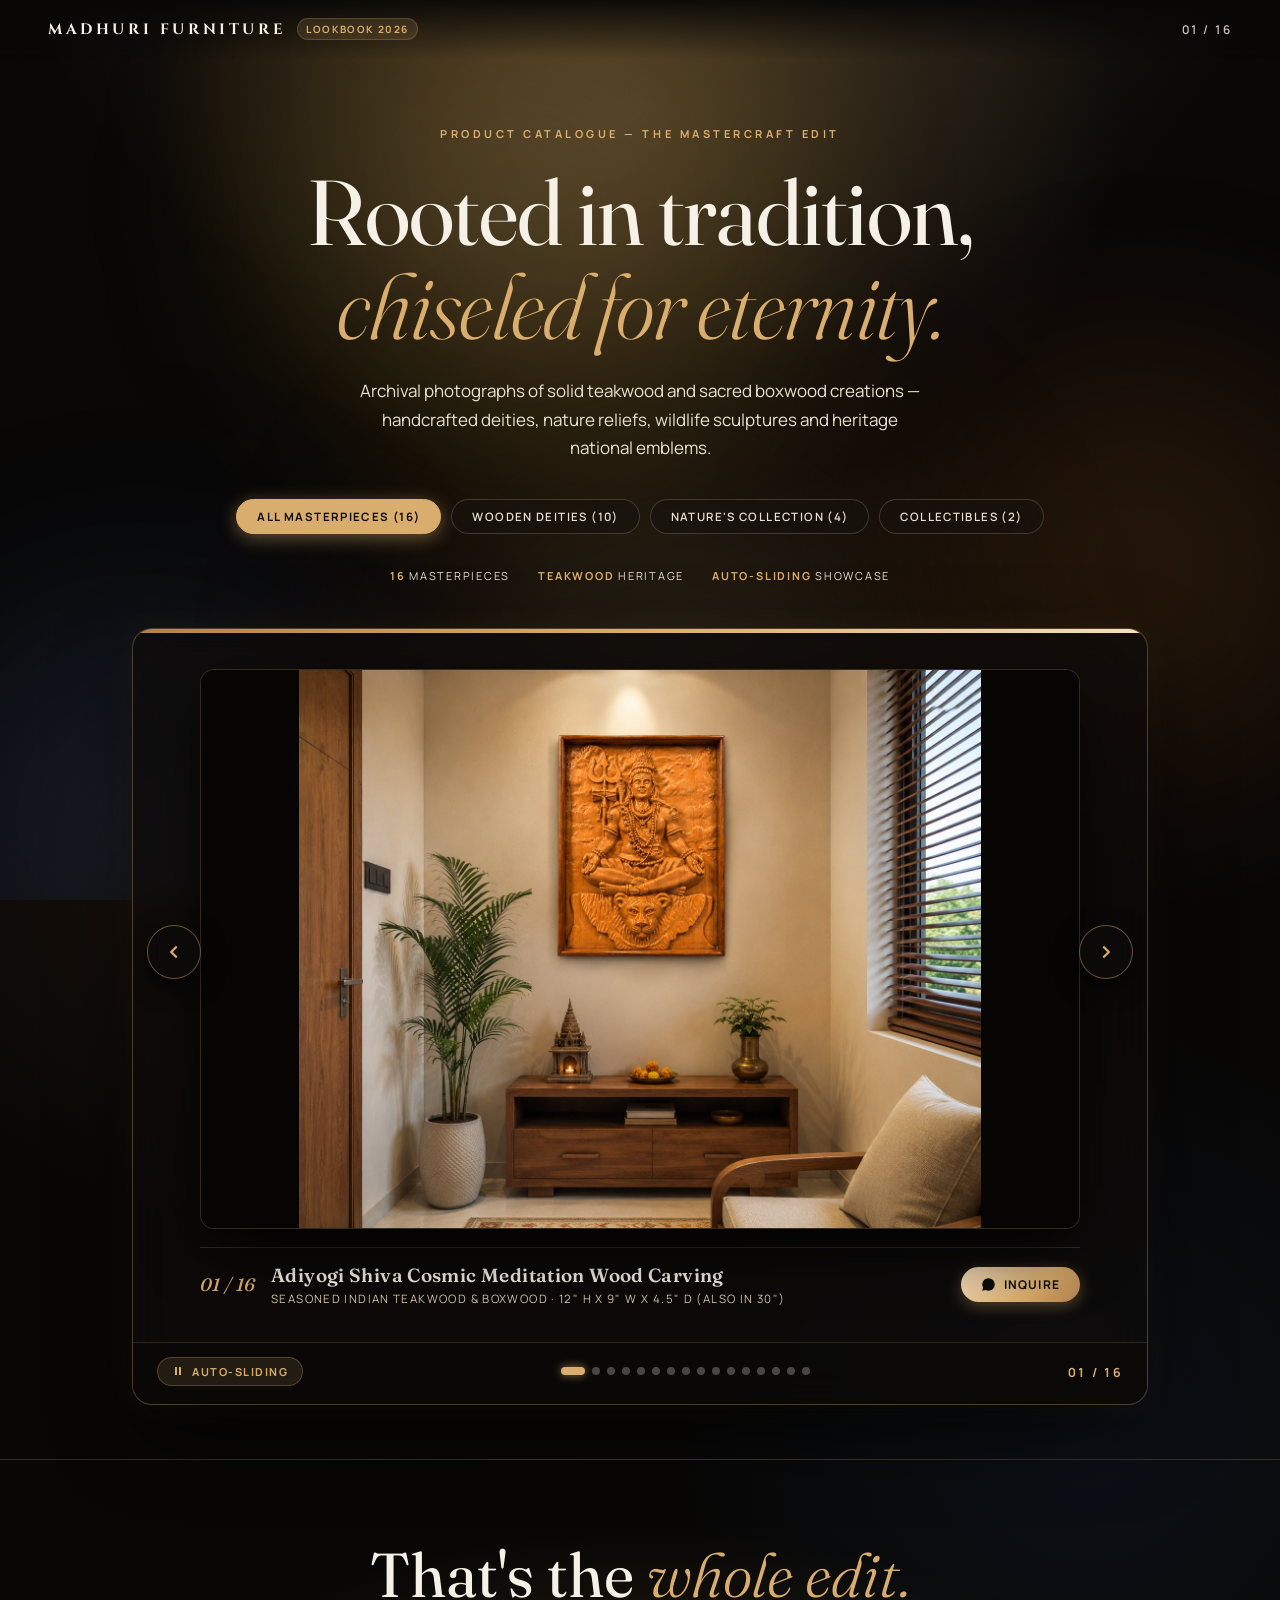
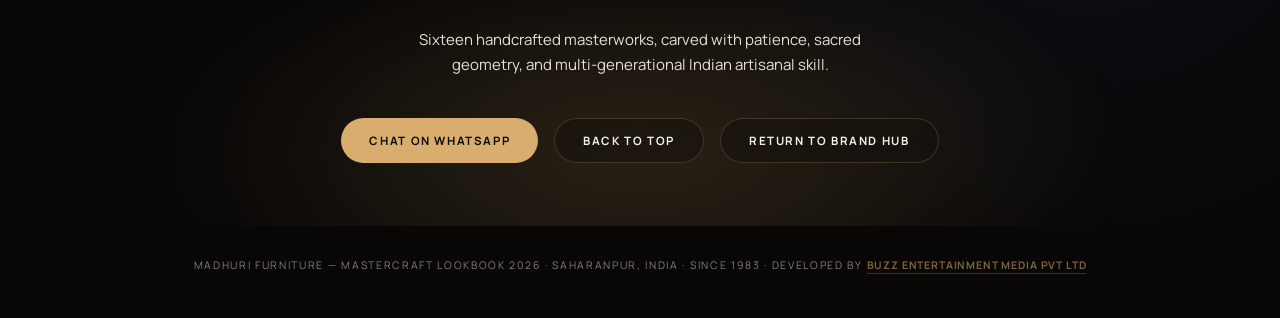
<file: catalog.html>
<!DOCTYPE html>
<html lang="en">
<head>
  <meta charset="UTF-8">
  <meta name="viewport" content="width=device-width, initial-scale=1.0, viewport-fit=cover">
  <title>MADHURI HANDICRAFTS — The Mastercraft Lookbook 2026</title>
  <meta name="description" content="Explore all archival masterworks in solid teakwood and sacred boxwood — handcrafted deities, nature reliefs, wildlife sculptures, and national heritage emblems.">
  <meta name="keywords" content="Madhuri Handicrafts Catalogue, Teakwood Deities, Woodcraft Lookbook, Adiyogi Teakwood, Indian Handicrafts Catalog, Masterpiece Sculptures">
  <meta name="author" content="Madhuri Handicrafts">
  <meta name="robots" content="index, follow, max-image-preview:large">
  <link rel="canonical" href="https://www.madhurifurniture.in/catalog.html">

  <!-- Open Graph / Facebook / WhatsApp Rich Preview Metadata -->
  <meta property="og:type" content="website">
  <meta property="og:site_name" content="Madhuri Handicrafts">
  <meta property="og:url" content="https://www.madhurifurniture.in/catalog.html">
  <meta property="og:title" content="MADHURI HANDICRAFTS — The Mastercraft Lookbook 2026">
  <meta property="og:description" content="Explore archival handcrafted masterworks in solid teakwood &amp; sacred boxwood — deities, wildlife reliefs, and spiritual sculptures.">
  
  <!-- Primary High-Res 1200x630 Social Banner -->
  <meta property="og:image" content="https://www.madhurifurniture.in/images/og-share-card.jpg">
  <meta property="og:image:secure_url" content="https://www.madhurifurniture.in/images/og-share-card.jpg">
  <meta property="og:image:type" content="image/jpeg">
  <meta property="og:image:width" content="1200">
  <meta property="og:image:height" content="630">
  <meta property="og:image:alt" content="Madhuri Handicrafts Luxury Masterpieces Lookbook">

  <!-- WhatsApp / Mobile Thumbnail (Square 1:1) Fallback -->
  <meta property="og:image" content="https://www.madhurifurniture.in/images/og-share-square.jpg">
  <meta property="og:image:secure_url" content="https://www.madhurifurniture.in/images/og-share-square.jpg">
  <meta property="og:image:type" content="image/jpeg">
  <meta property="og:image:width" content="400">
  <meta property="og:image:height" content="400">

  <meta property="og:locale" content="en_IN">
  <link rel="image_src" href="https://www.madhurifurniture.in/images/og-share-card.jpg">

  <!-- Twitter / X Cards -->
  <meta name="twitter:card" content="summary_large_image">
  <meta name="twitter:url" content="https://www.madhurifurniture.in/catalog.html">
  <meta name="twitter:title" content="MADHURI HANDICRAFTS — The Mastercraft Lookbook 2026">
  <meta name="twitter:description" content="Explore archival handcrafted masterworks in solid teakwood &amp; sacred boxwood — deities, wildlife reliefs, and spiritual sculptures.">
  <meta name="twitter:image" content="https://www.madhurifurniture.in/images/og-share-card.jpg">
  <meta name="twitter:image:alt" content="Madhuri Handicrafts Luxury Masterpieces Lookbook">

  <!-- Favicons (Authentic Royal Madhuri Crest) -->
  <link rel="icon" href="favicon.svg" type="image/svg+xml">
  <link rel="icon" href="favicon.ico" sizes="any">
  <link rel="icon" type="image/png" sizes="32x32" href="favicon-32x32.png">
  <link rel="icon" type="image/png" sizes="16x16" href="favicon-16x16.png">
  <link rel="icon" type="image/png" sizes="64x64" href="favicon.png">
  <link rel="apple-touch-icon" sizes="180x180" href="apple-touch-icon.png">
  <meta name="theme-color" content="#080706">
  <meta name="apple-mobile-web-app-capable" content="yes">
  <meta name="apple-mobile-web-app-status-bar-style" content="black-translucent">
  <meta name="apple-mobile-web-app-title" content="Madhuri Handicrafts">
  <link rel="manifest" href="manifest.json">

  <!-- Google Fonts: Fraunces, Cinzel &amp; Manrope -->
  <link rel="preconnect" href="https://fonts.googleapis.com">
  <link rel="preconnect" href="https://fonts.gstatic.com" crossorigin>
  <link href="https://fonts.googleapis.com/css2?family=Cinzel:wght@400;600;700;800&family=Fraunces:ital,opsz,wght@0,9..144,300;0,9..144,400;0,9..144,500;0,9..144,600;1,9..144,300;1,9..144,400&family=Manrope:wght@400;500;600;700;800&display=swap" rel="stylesheet">

  <!-- Stylesheets -->
  <link rel="stylesheet" href="css/main.css?v=3.1">
  <link rel="stylesheet" href="css/catalog.css?v=3.1">
</head>
<body id="top">

  <!-- Film Grain Ambient Texture -->
  <div class="grain" aria-hidden="true"></div>

  <!-- Ambient Liquid Glass Mesh Light Orbs -->
  <div class="liquid-ambient-canvas" aria-hidden="true">
    <div class="liquid-orb orb-gold-top"></div>
    <div class="liquid-orb orb-amber-right"></div>
    <div class="liquid-orb orb-sapphire-left"></div>
    <div class="liquid-orb orb-bronze-center"></div>
  </div>

  <!-- Foil Progress Rail (Tracks Reading Progress) -->
  <div class="rail" aria-hidden="true">
    <div class="rail-fill" id="railFill"></div>
    <div class="rail-dot" id="railDot"></div>
  </div>

  <!-- Fixed Top Header -->
  <header class="lookbook-header" id="siteHeader">
    <a class="wordmark" href="index.html" aria-label="Return to Brand Hub">
      <span>MADHURI FURNITURE</span>
      <span class="year">Lookbook 2026</span>
    </a>
    <div class="hdr-right">
      <div class="counter" id="counter">01 / 16</div>
    </div>
  </header>

  <!-- Editorial Hero Section -->
  <section class="hero">
    <div class="eyebrow">Product Catalogue — The Mastercraft Edit</div>
    <h1>Rooted in tradition,<br><em>chiseled for eternity.</em></h1>
    <p class="sub">Archival photographs of solid teakwood and sacred boxwood creations — handcrafted deities, nature reliefs, wildlife sculptures and heritage national emblems.</p>
    
    <!-- Quick Category Filter Pills -->
    <div class="hero-filter-tabs" id="filterTabs">
      <button class="lookbook-tab active" data-category="all">All Masterpieces (16)</button>
      <button class="lookbook-tab" data-category="deities">Wooden Deities (10)</button>
      <button class="lookbook-tab" data-category="nature">Nature's Collection (4)</button>
      <button class="lookbook-tab" data-category="collectibles">Collectibles (2)</button>
    </div>

    <div class="meta" id="heroMeta">
      <span><b id="metaCount">16</b> Masterpieces</span>
      <span><b>Teakwood</b> Heritage</span>
      <span><b>Auto-Sliding</b> Showcase</span>
    </div>
  </section>

  <!-- Cinema Auto-Sliding Gallery Showcase -->
  <main class="slider-stage-section" id="sliderStage">
    <div class="slider-container">
      
      <!-- Slide Progress Bar (animates during auto-slide) -->
      <div class="slider-progress-bar">
        <div class="slider-progress-fill" id="slideProgressFill"></div>
      </div>

      <!-- Slider Viewport -->
      <div class="slider-viewport" id="sliderViewport">
        <div class="slider-track" id="sliderTrack">
          <!-- Slides injected dynamically by JavaScript -->
        </div>

        <!-- Navigation Arrows -->
        <button class="slider-nav-btn prev-btn" id="prevSlideBtn" aria-label="Previous Masterpiece" title="Previous Slide">
          <svg viewBox="0 0 24 24" fill="none" stroke="currentColor" stroke-width="2.4"><polyline points="15 18 9 12 15 6"/></svg>
        </button>
        <button class="slider-nav-btn next-btn" id="nextSlideBtn" aria-label="Next Masterpiece" title="Next Slide">
          <svg viewBox="0 0 24 24" fill="none" stroke="currentColor" stroke-width="2.4"><polyline points="9 18 15 12 9 6"/></svg>
        </button>
      </div>

      <!-- Slider Controls & Info Toolbar -->
      <div class="slider-toolbar">
        <div class="slider-toolbar-left">
          <button class="slider-play-btn" id="playPauseBtn" title="Toggle Auto-sliding">
            <svg id="pauseIcon" viewBox="0 0 24 24" fill="currentColor"><rect x="6" y="4" width="4" height="16" rx="1"/><rect x="14" y="4" width="4" height="16" rx="1"/></svg>
            <svg id="playIcon" viewBox="0 0 24 24" fill="currentColor" style="display:none;"><polygon points="5 3 19 12 5 21 5 3"/></svg>
            <span id="playPauseText">Auto-Sliding</span>
          </button>
        </div>

        <!-- Dots Pagination -->
        <div class="slider-dots" id="sliderDots" role="tablist" aria-label="Masterpiece Pagination">
          <!-- Injected dynamically by JS -->
        </div>

        <div class="slider-toolbar-right">
          <span class="slide-indicator" id="slideIndicator">01 / 16</span>
        </div>
      </div>

    </div>
  </main>

  <!-- Closing Section -->
  <section class="closing">
    <h2 class="mark" id="closingMark">That's the <em>whole edit.</em></h2>
    <p id="closingSub">Sixteen handcrafted masterworks, carved with patience, sacred geometry, and multi-generational Indian artisanal skill.</p>
    <div class="closing-actions">
      <a class="btn gold" href="https://wa.me/919713433933?text=Hello%20Madhuri%20Furniture!%20I%20have%20reviewed%20your%20Mastercraft%20Lookbook%20and%20want%20to%20place%20an%20order." target="_blank" rel="noopener">
        <span>Chat on WhatsApp</span>
      </a>
      <a class="btn ghost" href="#top" id="backTop">Back to Top</a>
      <a class="btn ghost" href="index.html">Return to Brand Hub</a>
    </div>
  </section>

  <!-- Footer -->
  <footer class="lookbook-footer">
    MADHURI FURNITURE — Mastercraft Lookbook 2026 · Saharanpur, India · Since 1983 · Developed by <a href="https://buzz-entertainment.com/" target="_blank" rel="noopener" class="dev-credit-link">Buzz Entertainment Media Pvt Ltd</a>
  </footer>



  <!-- Catalog Data & Lookbook Engine -->
  <script src="js/catalog-data.js"></script>
  <script>
    let activeCategory = 'all';
    let currentItems = [];
    let currentIndex = 0;
    let autoSlideTimer = null;
    let isAutoPlaying = true;
    let isHovered = false;
    const SLIDE_DURATION = 4200; // 4.2 seconds per slide

    const sliderTrack = document.getElementById('sliderTrack');
    const sliderDots = document.getElementById('sliderDots');
    const slideIndicator = document.getElementById('slideIndicator');
    const slideProgressFill = document.getElementById('slideProgressFill');
    const counter = document.getElementById('counter');
    const header = document.getElementById('siteHeader');
    const metaCount = document.getElementById('metaCount');
    const filterTabs = document.querySelectorAll('.lookbook-tab');
    const playPauseBtn = document.getElementById('playPauseBtn');
    const pauseIcon = document.getElementById('pauseIcon');
    const playIcon = document.getElementById('playIcon');
    const playPauseText = document.getElementById('playPauseText');
    const prevSlideBtn = document.getElementById('prevSlideBtn');
    const nextSlideBtn = document.getElementById('nextSlideBtn');
    const sliderViewport = document.getElementById('sliderViewport');
    const closingMark = document.getElementById('closingMark');
    const closingSub = document.getElementById('closingSub');

    const CATEGORY_PDF_CONFIG = {
      all: {
        markHtml: "That's the <em>whole edit.</em>",
        subText: "Sixteen handcrafted masterworks, carved with patience, sacred geometry, and multi-generational Indian artisanal skill."
      },
      deities: {
        markHtml: "That's the <em>wooden deities collection.</em>",
        subText: "Ten handcrafted sacred masterworks — Lord Ganesha, Balaji, Adiyogi Shiva, Hanuman, and Celestial Sculptures."
      },
      nature: {
        markHtml: "That's the <em>nature's collection.</em>",
        subText: "Four wildlife and animal relief masterworks — Royal Elephant Scenery, Surya 7 Horses, Royal Bengal Tiger & Himalayan Forest Bear."
      },
      collectibles: {
        markHtml: "That's the <em>collectibles edit.</em>",
        subText: "Historic statecraft insignia — Sarnath Ashoka Stambh Four-Lion Capital & Sacred Lotus Emblem."
      }
    };

    function updateCategoryText(cat) {
      const config = CATEGORY_PDF_CONFIG[cat] || CATEGORY_PDF_CONFIG.all;
      if (closingMark) closingMark.innerHTML = config.markHtml;
      if (closingSub) closingSub.textContent = config.subText;
    }

    // Initialize Lookbook Slider
    document.addEventListener('DOMContentLoaded', () => {
      // Check query parameter for initial filter
      const urlParams = new URLSearchParams(window.location.search);
      const catParam = urlParams.get('category');
      if (catParam && ['deities', 'nature', 'collectibles'].includes(catParam)) {
        activeCategory = catParam;
        filterTabs.forEach(tab => {
          tab.classList.toggle('active', tab.dataset.category === catParam);
        });
      }

      // Set dynamic counts on filter tabs
      if (typeof CATALOG_DATA !== 'undefined') {
        const counts = {
          all: CATALOG_DATA.length,
          deities: CATALOG_DATA.filter(i => i.category === 'deities').length,
          nature: CATALOG_DATA.filter(i => i.category === 'nature').length,
          collectibles: CATALOG_DATA.filter(i => i.category === 'collectibles').length
        };
        filterTabs.forEach(tab => {
          const cat = tab.dataset.category;
          if (cat === 'all') tab.textContent = `All Masterpieces (${counts.all})`;
          else if (cat === 'deities') tab.textContent = `Wooden Deities (${counts.deities})`;
          else if (cat === 'nature') tab.textContent = `Nature's Collection (${counts.nature})`;
          else if (cat === 'collectibles') tab.textContent = `Collectibles (${counts.collectibles})`;
        });
      }

      setupFilterEvents();
      setupSliderGestures();
      setupHeaderScroll();
      setupBackToTop();
      loadCategoryItems();
    });

    function setupFilterEvents() {
      filterTabs.forEach(tab => {
        tab.addEventListener('click', () => {
          const cat = tab.dataset.category;
          if (cat === activeCategory) return;

          activeCategory = cat;
          filterTabs.forEach(t => t.classList.toggle('active', t === tab));

          const newUrl = cat === 'all' ? window.location.pathname : `${window.location.pathname}?category=${cat}`;
          window.history.replaceState({}, '', newUrl);

          loadCategoryItems();
        });
      });
    }

    function loadCategoryItems() {
      if (typeof CATALOG_DATA === 'undefined') return;

      updateCategoryText(activeCategory);

      currentItems = activeCategory === 'all' 
        ? CATALOG_DATA 
        : CATALOG_DATA.filter(item => item.category === activeCategory);

      currentIndex = 0;
      renderSlider();
      startAutoSlide();
    }

    function renderSlider() {
      if (!sliderTrack) return;
      sliderTrack.innerHTML = '';
      if (sliderDots) sliderDots.innerHTML = '';
      const total = currentItems.length;

      if (metaCount) metaCount.textContent = total;

      currentItems.forEach((item, index) => {
        const pageNum = index + 1;
        const pageStr = String(pageNum).padStart(2, '0');
        const totalStr = String(total).padStart(2, '0');
        const waMsg = encodeURIComponent(`Hello Madhuri Furniture! I am inquiring about: ${item.title} (${item.material})`);

        // Slide
        const slide = document.createElement('div');
        slide.className = 'slide-item';
        slide.setAttribute('data-index', index);
        slide.innerHTML = `
          <div class="slide-media-box">
            <img 
              src="${item.image}" 
              alt="${item.title}" 
              loading="${index <= 1 ? 'eager' : 'lazy'}"
              onerror="this.src='images/hero_deities.jpg'"
            >
          </div>
          <div class="slide-plate">
            <span class="slide-num">${pageStr} / ${totalStr}</span>
            <div class="slide-info">
              <h3 class="slide-title">${item.title}</h3>
              <span class="slide-meta">${item.material} · ${item.dimensions || item.collection}</span>
            </div>
            <a class="slide-action" href="https://wa.me/919713433933?text=${waMsg}" target="_blank" rel="noopener" title="Inquire on WhatsApp">
              <svg viewBox="0 0 24 24" fill="currentColor"><path d="M12.01 2.01c-5.5 0-9.98 4.47-9.98 9.97 0 1.76.46 3.48 1.33 5l-1.42 5.18 5.3-1.39c1.47.8 3.12 1.22 4.77 1.22 5.5 0 9.98-4.48 9.98-9.98 0-2.66-1.04-5.17-2.92-7.05A9.92 9.92 0 0 0 12.01 2.01z"/></svg>
              <span>Inquire</span>
            </a>
          </div>
        `;
        sliderTrack.appendChild(slide);

        // Dot
        if (sliderDots) {
          const dot = document.createElement('button');
          dot.className = `slider-dot ${index === 0 ? 'active' : ''}`;
          dot.setAttribute('aria-label', `Go to slide ${pageNum}`);
          dot.addEventListener('click', () => {
            goToSlide(index);
            resetAutoSlideTimer();
          });
          sliderDots.appendChild(dot);
        }
      });

      goToSlide(0);
    }

    function goToSlide(index) {
      const total = currentItems.length;
      if (total === 0) return;

      if (index < 0) {
        currentIndex = total - 1;
      } else if (index >= total) {
        currentIndex = 0;
      } else {
        currentIndex = index;
      }

      if (sliderTrack) {
        sliderTrack.style.transform = `translateX(-${currentIndex * 100}%)`;
      }

      // Update dots
      if (sliderDots) {
        const dots = sliderDots.querySelectorAll('.slider-dot');
        dots.forEach((d, i) => d.classList.toggle('active', i === currentIndex));
      }

      updateCounter();
      resetProgress();
    }

    function nextSlide() {
      goToSlide(currentIndex + 1);
    }

    function prevSlide() {
      goToSlide(currentIndex - 1);
    }

    function updateCounter() {
      const total = currentItems.length || 1;
      const str = `${String(currentIndex + 1).padStart(2, '0')} / ${String(total).padStart(2, '0')}`;
      if (counter) counter.textContent = str;
      if (slideIndicator) slideIndicator.textContent = str;
    }

    function resetProgress() {
      if (!slideProgressFill) return;
      slideProgressFill.style.transition = 'none';
      slideProgressFill.style.width = '0%';
      void slideProgressFill.offsetWidth; // force reflow
      if (isAutoPlaying && !isHovered) {
        slideProgressFill.style.transition = `width ${SLIDE_DURATION}ms linear`;
        slideProgressFill.style.width = '100%';
      }
    }

    function startAutoSlide() {
      stopAutoSlide();
      if (!isAutoPlaying || isHovered) return;

      resetProgress();
      autoSlideTimer = setInterval(() => {
        nextSlide();
      }, SLIDE_DURATION);
    }

    function stopAutoSlide() {
      if (autoSlideTimer) {
        clearInterval(autoSlideTimer);
        autoSlideTimer = null;
      }
      if (slideProgressFill && (isHovered || !isAutoPlaying)) {
        const computed = window.getComputedStyle(slideProgressFill).width;
        slideProgressFill.style.transition = 'none';
        slideProgressFill.style.width = computed;
      }
    }

    function resetAutoSlideTimer() {
      if (isAutoPlaying && !isHovered) {
        startAutoSlide();
      }
    }

    function togglePlayPause() {
      isAutoPlaying = !isAutoPlaying;
      if (isAutoPlaying) {
        if (pauseIcon) pauseIcon.style.display = 'block';
        if (playIcon) playIcon.style.display = 'none';
        if (playPauseText) playPauseText.textContent = 'Auto-Sliding';
        startAutoSlide();
      } else {
        if (pauseIcon) pauseIcon.style.display = 'none';
        if (playIcon) playIcon.style.display = 'block';
        if (playPauseText) playPauseText.textContent = 'Paused';
        stopAutoSlide();
      }
    }

    function setupSliderGestures() {
      if (!sliderViewport) return;

      let touchStartX = 0;
      let touchEndX = 0;

      sliderViewport.addEventListener('touchstart', (e) => {
        touchStartX = e.changedTouches[0].screenX;
        isHovered = true;
        stopAutoSlide();
      }, { passive: true });

      sliderViewport.addEventListener('touchend', (e) => {
        touchEndX = e.changedTouches[0].screenX;
        isHovered = false;
        const diff = touchStartX - touchEndX;
        if (Math.abs(diff) > 40) {
          if (diff > 0) nextSlide();
          else prevSlide();
        }
        startAutoSlide();
      }, { passive: true });

      // Pause on hover
      sliderViewport.addEventListener('mouseenter', () => {
        isHovered = true;
        stopAutoSlide();
      });

      sliderViewport.addEventListener('mouseleave', () => {
        isHovered = false;
        startAutoSlide();
      });

      // Navigation buttons
      if (prevSlideBtn) {
        prevSlideBtn.addEventListener('click', () => {
          prevSlide();
          resetAutoSlideTimer();
        });
      }

      if (nextSlideBtn) {
        nextSlideBtn.addEventListener('click', () => {
          nextSlide();
          resetAutoSlideTimer();
        });
      }

      if (playPauseBtn) {
        playPauseBtn.addEventListener('click', togglePlayPause);
      }

      // Keyboard left/right arrow navigation
      window.addEventListener('keydown', (e) => {
        if (e.key === 'ArrowRight') {
          nextSlide();
          resetAutoSlideTimer();
        } else if (e.key === 'ArrowLeft') {
          prevSlide();
          resetAutoSlideTimer();
        }
      });
    }

    function setupHeaderScroll() {
      window.addEventListener('scroll', () => {
        if (header) {
          header.classList.toggle('scrolled', window.scrollY > 40);
        }
      }, { passive: true });
    }

    function setupBackToTop() {
      const backTop = document.getElementById('backTop');
      if (backTop) {
        backTop.addEventListener('click', (e) => {
          e.preventDefault();
          window.scrollTo({ top: 0, behavior: 'smooth' });
        });
      }
    }

    if ('serviceWorker' in navigator) {
      window.addEventListener('load', () => {
        navigator.serviceWorker.register('./sw.js').catch(() => {});
      });
    }
  </script>
</body>
</html>
</file>
<file: css/main.css>
/* ==========================================================================
   MADHURI HANDICRAFTS — LUXURY CATALOG HUB DESIGN SYSTEM
   Inspired by bronzerrcatalog.netlify.app with enhanced interactive features
   ========================================================================== */

:root {
  --black: #0c0b09;
  --black-deep: #070605;
  --surface-dark: #14100c;
  --surface-card: #18130e;
  --surface-elevated: #201913;
  --ivory: #f7f3eb;
  --ivory-dim: #cfc6b6;
  --ivory-muted: #9e9587;
  --bronze: #b3814f;
  --bronze-deep: #8f6032;
  --gold: #d9ad6d;
  --gold-light: #f5dfb8;
  --gold-glow: rgba(217, 173, 109, 0.45);
  --line: rgba(217, 173, 109, 0.20);
  --line-strong: rgba(217, 173, 109, 0.40);
  --line-subtle: rgba(217, 173, 109, 0.10);
  --ease: cubic-bezier(0.22, 1, 0.36, 1);
  --font-serif: 'Fraunces', serif;
  --font-display: 'Cinzel', serif;
  --font-sans: 'Manrope', sans-serif;
}

* {
  box-sizing: border-box;
  margin: 0;
  padding: 0;
  -webkit-tap-highlight-color: transparent;
}

html {
  -webkit-text-size-adjust: 100%;
  scroll-behavior: smooth;
}

body {
  background: #080706;
  background-image: 
    radial-gradient(ellipse 85% 50% at 50% -10%, rgba(217, 173, 109, 0.22), transparent 60%),
    radial-gradient(circle 500px at 15% 45%, rgba(140, 88, 40, 0.12), transparent 70%),
    radial-gradient(circle 600px at 85% 75%, rgba(45, 95, 170, 0.10), transparent 70%);
  color: var(--ivory);
  font-family: var(--font-sans);
  -webkit-font-smoothing: antialiased;
  min-height: 100dvh;
  position: relative;
  overflow-x: hidden;
}

::selection {
  background: var(--gold);
  color: var(--black);
}

a {
  color: inherit;
  text-decoration: none;
}

button {
  border: none;
  background: none;
  font: inherit;
  color: inherit;
  cursor: pointer;
}

/* Film Grain Ambient Texture */
.grain {
  position: fixed;
  inset: 0;
  pointer-events: none;
  z-index: 1;
  opacity: 0.032;
  mix-blend-mode: overlay;
  background-image: url("data:image/svg+xml,%3Csvg xmlns='http://www.w3.org/2000/svg' width='120' height='120'%3E%3Cfilter id='n'%3E%3CfeTurbulence type='fractalNoise' baseFrequency='0.9' numOctaves='2' stitchTiles='stitch'/%3E%3C/filter%3E%3Crect width='100%25' height='100%25' filter='url(%23n)'/%3E%3C/svg%3E");
}

/* Ambient Liquid Glass Mesh Light Orbs */
.liquid-ambient-canvas {
  position: fixed;
  inset: 0;
  pointer-events: none;
  z-index: 0;
  overflow: hidden;
  opacity: 0.95;
}

.liquid-orb {
  position: absolute;
  border-radius: 50%;
  filter: blur(95px);
  will-change: transform, opacity;
  animation-iteration-count: infinite;
  animation-timing-function: ease-in-out;
}

.orb-gold-top {
  top: -15%;
  left: 15%;
  width: clamp(420px, 52vw, 750px);
  height: clamp(420px, 52vw, 750px);
  background: radial-gradient(circle, rgba(223, 183, 108, 0.28) 0%, rgba(184, 134, 11, 0.14) 45%, transparent 72%);
  animation: floatLiquid1 16s infinite alternate;
}

.orb-amber-right {
  top: 30%;
  right: -12%;
  width: clamp(380px, 46vw, 680px);
  height: clamp(380px, 46vw, 680px);
  background: radial-gradient(circle, rgba(210, 115, 40, 0.22) 0%, rgba(150, 70, 20, 0.10) 50%, transparent 72%);
  animation: floatLiquid2 20s infinite alternate;
}

.orb-sapphire-left {
  top: 55%;
  left: -14%;
  width: clamp(420px, 50vw, 720px);
  height: clamp(420px, 50vw, 720px);
  background: radial-gradient(circle, rgba(45, 105, 195, 0.22) 0%, rgba(18, 55, 130, 0.09) 50%, transparent 72%);
  animation: floatLiquid3 24s infinite alternate;
}

.orb-bronze-center {
  bottom: -15%;
  right: 20%;
  width: clamp(440px, 55vw, 800px);
  height: clamp(440px, 55vw, 800px);
  background: radial-gradient(circle, rgba(217, 173, 109, 0.22) 0%, rgba(170, 95, 30, 0.08) 50%, transparent 72%);
  animation: floatLiquid1 22s infinite alternate-reverse;
}

@keyframes floatLiquid1 {
  0% { transform: translate(0, 0) scale(1); }
  50% { transform: translate(65px, 45px) scale(1.12); }
  100% { transform: translate(-45px, 75px) scale(0.94); }
}

@keyframes floatLiquid2 {
  0% { transform: translate(0, 0) scale(1); }
  50% { transform: translate(-75px, -55px) scale(1.15); }
  100% { transform: translate(55px, 35px) scale(0.92); }
}

@keyframes floatLiquid3 {
  0% { transform: translate(0, 0) scale(1); }
  50% { transform: translate(55px, -45px) scale(1.1); }
  100% { transform: translate(-35px, 65px) scale(0.95); }
}

/* Page Wrapper */
.hub {
  min-height: 100dvh;
  width: 100%;
  max-width: 720px;
  margin: 0 auto;
  display: flex;
  flex-direction: column;
  padding: max(24px, env(safe-area-inset-top)) max(16px, env(safe-area-inset-right)) max(36px, env(safe-area-inset-bottom)) max(16px, env(safe-area-inset-left));
  position: relative;
  z-index: 2;
}

/* Top Quick Action Bar */
.hub-topbar {
  display: flex;
  justify-content: space-between;
  align-items: center;
  padding-bottom: 14px;
  border-bottom: 1px solid var(--line-subtle);
  font-size: 11px;
  letter-spacing: 0.15em;
  text-transform: uppercase;
  color: var(--ivory-dim);
  opacity: 0;
  animation: rise 0.8s var(--ease) 0.05s forwards;
}

.topbar-badge {
  display: inline-flex;
  align-items: center;
  gap: 6px;
  padding: 4px 10px;
  background: rgba(217, 173, 109, 0.08);
  border: 1px solid var(--line);
  border-radius: 100px;
  color: var(--gold);
  font-weight: 600;
}

.topbar-badge svg {
  width: 12px;
  height: 12px;
}

.topbar-actions {
  display: flex;
  align-items: center;
  gap: 12px;
}

.topbar-btn {
  display: inline-flex;
  align-items: center;
  gap: 6px;
  padding: 5px 12px;
  border-radius: 100px;
  border: 1px solid var(--line);
  background: rgba(24, 19, 14, 0.6);
  color: var(--ivory-dim);
  font-size: 10.5px;
  letter-spacing: 0.12em;
  transition: all 0.3s var(--ease);
}

.topbar-btn:hover {
  color: var(--gold);
  border-color: var(--gold);
  background: rgba(217, 173, 109, 0.12);
  transform: translateY(-1px);
}

.topbar-btn svg {
  width: 13px;
  height: 13px;
}

/* Hub Header — Logo Left, Text Right Horizontal Layout (Flush Edge-Aligned with Cards) */
.hub-header {
  flex: 0 0 auto;
  display: flex;
  flex-direction: row;
  align-items: center;
  justify-content: flex-start;
  text-align: left;
  gap: clamp(16px, 3.5vw, 24px);
  padding: clamp(18px, 3.2vh, 32px) 0 clamp(24px, 4vh, 38px);
  opacity: 0;
  animation: rise 0.8s var(--ease) 0.15s forwards;
  position: relative;
  width: 100%;
}

.hub-brand-crest-wrap {
  width: clamp(74px, 14vw, 105px);
  height: clamp(74px, 14vw, 105px);
  flex: 0 0 auto;
  border-radius: 18px;
  background: radial-gradient(circle at center, #241c14 0%, #120e0a 100%);
  border: 1px solid rgba(217, 173, 109, 0.45);
  box-shadow: 0 0 28px rgba(217, 173, 109, 0.28), 0 8px 20px rgba(0, 0, 0, 0.6);
  display: flex;
  align-items: center;
  justify-content: center;
  padding: 6px;
  overflow: hidden;
  transition: transform 0.35s var(--ease), box-shadow 0.35s var(--ease);
}

.hub-brand-crest-wrap:hover {
  transform: scale(1.03);
  box-shadow: 0 0 36px rgba(217, 173, 109, 0.45), 0 12px 26px rgba(0, 0, 0, 0.8);
}

.hub-brand-crest {
  width: 100%;
  height: 100%;
  object-fit: contain;
  filter: drop-shadow(0 4px 10px rgba(0,0,0,0.5));
}

.hub-header-text {
  display: flex;
  flex-direction: column;
  align-items: flex-start;
  text-align: left;
}

.hub-header .wordmark {
  font-family: var(--font-display);
  font-weight: 800;
  font-size: clamp(24px, 4.8vw, 38px);
  letter-spacing: 0.15em;
  text-transform: uppercase;
  color: #ffffff;
  background: linear-gradient(135deg, #ffffff 0%, #fff2dc 35%, #ffd488 75%, #dfb76c 100%);
  -webkit-background-clip: text;
  background-clip: text;
  -webkit-text-fill-color: transparent;
  line-height: 1.12;
  filter: drop-shadow(0 2px 8px rgba(0, 0, 0, 0.45));
}

.hub-header .tagline {
  margin-top: 5px;
  font-size: clamp(11px, 1.8vw, 13.5px);
  letter-spacing: 0.18em;
  text-transform: uppercase;
  color: #dfb76c;
  font-weight: 700;
  display: block;
  opacity: 1;
  text-shadow: 0 1px 4px rgba(0, 0, 0, 0.5);
}

.tagline-est {
  white-space: nowrap;
}

/* ==========================================================================
   FEATURE TILES SECTION (Bronzerr Style Showcase Cards)
   ========================================================================== */

.tiles-section-label {
  font-size: 10px;
  letter-spacing: 0.25em;
  text-transform: uppercase;
  color: var(--gold);
  font-weight: 700;
  margin-bottom: 14px;
  display: flex;
  align-items: center;
  gap: 10px;
  opacity: 0;
  animation: rise 0.8s var(--ease) 0.22s forwards;
}

.tiles-section-label::after {
  content: '';
  flex: 1;
  height: 1px;
  background: linear-gradient(90deg, var(--line), transparent);
}

.tiles {
  display: flex;
  flex-direction: column;
  gap: clamp(14px, 2vw, 20px);
}

.tile {
  position: relative;
  display: flex;
  align-items: flex-end;
  min-height: clamp(190px, 26vh, 260px);
  border-radius: 16px;
  overflow: hidden;
  text-decoration: none;
  color: var(--ivory);
  border: 1px solid rgba(255, 235, 200, 0.16);
  background: linear-gradient(135deg, rgba(30, 24, 18, 0.65) 0%, rgba(18, 14, 10, 0.78) 50%, rgba(10, 8, 7, 0.90) 100%);
  backdrop-filter: blur(18px) saturate(180%);
  -webkit-backdrop-filter: blur(18px) saturate(180%);
  box-shadow: 
    0 20px 45px -12px rgba(0, 0, 0, 0.8),
    inset 0 1px 1.5px 0 rgba(255, 255, 255, 0.22),
    inset 0 -1px 1px 0 rgba(0, 0, 0, 0.6),
    0 0 18px rgba(217, 173, 109, 0.05);
  opacity: 0;
  transform: translateY(18px);
  animation: rise 0.7s var(--ease) forwards;
  transition: border-color 0.4s var(--ease), transform 0.4s var(--ease), box-shadow 0.4s var(--ease), background 0.4s var(--ease);
  cursor: pointer;
}

.tile:nth-child(1) { animation-delay: 0.24s; }
.tile:nth-child(2) { animation-delay: 0.32s; }
.tile:nth-child(3) { animation-delay: 0.40s; }
.tile:nth-child(4) { animation-delay: 0.48s; }
.tile:nth-child(5) { animation-delay: 0.54s; }

.tile:hover,
.tile:focus-visible {
  border-color: rgba(223, 183, 108, 0.65);
  transform: translateY(-5px) scale(1.008);
  box-shadow: 
    0 28px 60px -15px rgba(0, 0, 0, 0.9),
    0 0 32px -4px rgba(217, 173, 109, 0.35),
    inset 0 1.5px 2px 0 rgba(255, 255, 255, 0.42),
    inset 0 0 25px rgba(217, 173, 109, 0.12);
}

.tile::after {
  content: '';
  position: absolute;
  top: 0;
  left: -120%;
  width: 70%;
  height: 100%;
  background: linear-gradient(90deg, transparent, rgba(255, 255, 255, 0.08), rgba(217, 173, 109, 0.14), transparent);
  transform: skewX(-24deg);
  transition: left 0.95s var(--ease);
  pointer-events: none;
  z-index: 4;
}

.tile:hover::after {
  left: 200%;
}

.tile:active {
  transform: translateY(-1px) scale(0.996);
}

.tile-img {
  position: absolute;
  inset: 0;
  background-size: cover;
  background-position: center center;
  background-repeat: no-repeat;
  filter: blur(8px);
  transform: scale(1.08);
  transition: filter 0.8s var(--ease), transform 0.8s var(--ease);
  will-change: filter, transform;
}

.tile-img.loaded {
  filter: blur(0);
  transform: scale(1);
}

.tile:hover .tile-img {
  transform: scale(1.04);
}

.tile-scrim {
  position: absolute;
  inset: 0;
  background: linear-gradient(105deg, rgba(8, 7, 5, 0.88) 0%, rgba(8, 7, 5, 0.62) 38%, rgba(8, 7, 5, 0.24) 70%, rgba(8, 7, 5, 0.08) 100%);
  transition: opacity 0.4s var(--ease), background 0.4s var(--ease);
}

.tile:hover .tile-scrim {
  background: linear-gradient(105deg, rgba(8, 7, 5, 0.82) 0%, rgba(8, 7, 5, 0.50) 38%, rgba(8, 7, 5, 0.14) 70%, rgba(8, 7, 5, 0.04) 100%);
}

/* ==========================================================================
   LIVE SLIDING MASTERPIECE SHOWCASE TILES (Non-clickable, Auto-sliding)
   ========================================================================== */
.tile.tile-slideshow {
  cursor: default !important;
  user-select: none;
  -webkit-user-select: none;
  touch-action: pan-y;
  min-height: clamp(260px, 34vh, 320px);
}

.tile.tile-slideshow .tile-scrim {
  position: absolute;
  inset: 0;
  background: linear-gradient(0deg, rgba(8, 7, 5, 0.94) 0%, rgba(8, 7, 5, 0.60) 35%, rgba(8, 7, 5, 0.10) 65%, transparent 100%) !important;
  pointer-events: none;
  z-index: 2;
}

.tile.tile-slideshow:hover,
.tile.tile-slideshow:focus-visible {
  transform: none !important;
  border-color: rgba(217, 173, 109, 0.5) !important;
  box-shadow: 
    0 20px 45px -12px rgba(0, 0, 0, 0.8),
    inset 0 1px 1.5px 0 rgba(255, 255, 255, 0.25),
    0 0 24px rgba(217, 173, 109, 0.16) !important;
}

.tile.tile-slideshow:active {
  transform: none !important;
}

.tile-slider-container {
  position: absolute;
  inset: 0;
  overflow: hidden;
  border-radius: inherit;
  z-index: 1;
}

.tile-slider-track {
  display: flex;
  width: 100%;
  height: 100%;
  position: absolute;
  inset: 0;
  transition: transform 0.85s cubic-bezier(0.22, 1, 0.36, 1);
  will-change: transform;
}

.tile-slide-item {
  flex: 0 0 100%;
  width: 100%;
  height: 100%;
  position: relative;
  background-size: cover;
  background-position: center 28%;
  background-repeat: no-repeat;
  filter: brightness(1) contrast(1.03);
}

.tile-slideshow[data-category="deities"] .tile-slide-item {
  background-position: center 25%;
}

.tile-slideshow[data-category="nature"] .tile-slide-item {
  background-position: center 24%;
}

.tile-slideshow[data-category="collectibles"] .tile-slide-item {
  background-position: center 28%;
}

.tile-slide-badge {
  position: absolute;
  z-index: 5;
  top: clamp(12px, 2vw, 18px);
  right: clamp(12px, 2vw, 18px);
  padding: 4px 10px;
  border-radius: 100px;
  background: rgba(14, 11, 8, 0.72);
  backdrop-filter: blur(12px);
  -webkit-backdrop-filter: blur(12px);
  border: 1px solid rgba(217, 173, 109, 0.38);
  box-shadow: 0 4px 16px rgba(0, 0, 0, 0.55), inset 0 1px 1.5px rgba(255, 255, 255, 0.18);
  display: inline-flex;
  align-items: center;
  gap: 6px;
  font-family: 'Cinzel', serif;
  font-size: 10px;
  font-weight: 700;
  letter-spacing: 0.12em;
  color: var(--gold-light);
  pointer-events: none;
}

.badge-pulse {
  width: 5px;
  height: 5px;
  border-radius: 50%;
  background: #dfb76c;
  box-shadow: 0 0 8px rgba(223, 183, 108, 0.9);
  animation: pulseGlow 2s infinite ease-in-out;
}

@keyframes pulseGlow {
  0%, 100% { opacity: 0.65; transform: scale(1); }
  50% { opacity: 1; transform: scale(1.3); }
}

.tile-content {
  position: relative;
  z-index: 2;
  padding: clamp(18px, 3.2vw, 32px);
  display: flex;
  flex-direction: column;
  gap: 7px;
  max-width: 580px;
}

.tile-badge-row {
  display: flex;
  align-items: center;
  gap: 8px;
}

.tile-kicker {
  font-size: clamp(9px, 1.4vw, 11px);
  letter-spacing: 0.20em;
  text-transform: uppercase;
  color: var(--gold);
  font-weight: 700;
}

.tile-chip {
  display: inline-block;
  font-size: 8.5px;
  letter-spacing: 0.12em;
  text-transform: uppercase;
  padding: 2px 7px;
  background: rgba(217, 173, 109, 0.20);
  border: 1px solid var(--line);
  border-radius: 4px;
  color: var(--ivory);
  font-weight: 600;
}

.tile-title {
  font-family: var(--font-serif);
  font-weight: 500;
  font-style: normal;
  font-size: clamp(22px, 3.8vw, 34px);
  line-height: 1.1;
  letter-spacing: -0.01em;
  color: var(--ivory);
}

.tile-title em {
  font-style: italic;
  font-weight: 300;
  color: var(--gold);
  font-family: var(--font-serif);
}

.tile-meta {
  font-size: clamp(10.5px, 1.5vw, 12.5px);
  letter-spacing: 0.08em;
  color: var(--ivory-dim);
  margin-top: 2px;
  display: flex;
  align-items: center;
  gap: 6px;
  flex-wrap: wrap;
}

.tile-action-hint {
  display: inline-flex;
  align-items: center;
  gap: 5px;
  font-size: 11px;
  letter-spacing: 0.14em;
  text-transform: uppercase;
  color: var(--gold);
  margin-top: 6px;
  font-weight: 600;
  opacity: 0.9;
  transition: transform 0.3s var(--ease), color 0.3s var(--ease);
}

.tile:hover .tile-action-hint {
  transform: translateX(4px);
  color: var(--gold-light);
}

.tile-arrow {
  position: absolute;
  z-index: 5;
  top: clamp(14px, 2.2vw, 22px);
  right: clamp(14px, 2.2vw, 22px);
  width: clamp(34px, 4vw, 44px);
  height: clamp(34px, 4vw, 44px);
  border-radius: 50%;
  border: 1px solid rgba(255, 255, 255, 0.45);
  display: flex;
  align-items: center;
  justify-content: center;
  background: rgba(22, 17, 13, 0.55);
  backdrop-filter: blur(12px);
  -webkit-backdrop-filter: blur(12px);
  box-shadow: 0 6px 18px rgba(0, 0, 0, 0.45), inset 0 1px 1.5px rgba(255, 255, 255, 0.4);
  transition: all 0.35s var(--ease);
}

.tile:hover .tile-arrow {
  background: var(--gold);
  border-color: var(--gold);
  transform: scale(1.08) rotate(-8deg);
  box-shadow: 0 0 16px var(--gold-glow);
}

.tile:hover .tile-arrow svg {
  stroke: var(--black);
}

.tile-arrow svg {
  width: 44%;
  height: 44%;
  stroke: var(--ivory);
  transition: stroke 0.3s, transform 0.3s;
}

/* Instagram Showcase Tile */
.tile.instagram {
  background: radial-gradient(circle at 15% 120%, #ffd77a 0%, #f9973a 20%, #e0542f 40%, #c22f7f 60%, #7c34ab 80%, #4a4bc9 100%);
  border-color: rgba(224, 84, 47, 0.4);
}

.tile.instagram .tile-scrim {
  background: linear-gradient(105deg, rgba(12, 10, 8, 0.75) 0%, rgba(12, 10, 8, 0.35) 50%, rgba(12, 10, 8, 0.08) 100%);
}

.tile.instagram .tile-kicker {
  color: #ffe9c7;
}

.tile.instagram:hover {
  border-color: #ff9f43;
  box-shadow: 0 24px 50px -16px rgba(194, 47, 127, 0.45);
}

.social-tile-icon {
  width: clamp(26px, 3.2vw, 34px);
  height: clamp(26px, 3.2vw, 34px);
  margin-bottom: 4px;
}

/* YouTube Showcase Tile */
.tile.youtube {
  background: radial-gradient(circle at 15% 120%, #ff4b4b 0%, #cc0000 35%, #800000 70%, #200404 100%);
  border-color: rgba(255, 0, 0, 0.35);
}

.tile.youtube .tile-scrim {
  background: linear-gradient(105deg, rgba(12, 10, 8, 0.82) 0%, rgba(12, 10, 8, 0.40) 50%, rgba(12, 10, 8, 0.1) 100%);
}

.tile.youtube .tile-kicker {
  color: #ffcccc;
}

.tile.youtube:hover {
  border-color: #ff5252;
  box-shadow: 0 24px 50px -16px rgba(204, 0, 0, 0.5);
}

/* Facebook Showcase Tile */
.tile.facebook {
  background: radial-gradient(circle at 15% 120%, #2e71e6 0%, #1552bd 40%, #0d3780 75%, #081a3d 100%);
  border-color: rgba(46, 113, 230, 0.35);
}

.tile.facebook .tile-scrim {
  background: linear-gradient(105deg, rgba(8, 14, 25, 0.85) 0%, rgba(8, 14, 25, 0.45) 50%, rgba(8, 14, 25, 0.1) 100%);
}

.tile.facebook .tile-kicker {
  color: #cce0ff;
}

.tile.facebook:hover {
  border-color: #4c8bf5;
  box-shadow: 0 24px 50px -16px rgba(24, 80, 181, 0.55);
}

/* Threads Showcase Tile */
.tile.threads {
  background: radial-gradient(circle at 15% 120%, #3a3a3a 0%, #1c1c1c 40%, #101010 75%, #050505 100%);
  border-color: rgba(255, 255, 255, 0.22);
}

.tile.threads .tile-scrim {
  background: linear-gradient(105deg, rgba(8, 8, 8, 0.85) 0%, rgba(8, 8, 8, 0.45) 50%, rgba(8, 8, 8, 0.1) 100%);
}

.tile.threads .tile-kicker {
  color: #e2e8f0;
}

.tile.threads:hover {
  border-color: #ffffff;
  box-shadow: 0 24px 50px -16px rgba(255, 255, 255, 0.3);
}

/* Google Profile Showcase Tile */
.tile.google-profile {
  background: radial-gradient(circle at 20% 120%, #e6a338 0%, #a66a1e 35%, #1f5080 70%, #0c233d 100%);
  border-color: rgba(230, 163, 56, 0.35);
}

.tile.google-profile .tile-scrim {
  background: linear-gradient(105deg, rgba(12, 16, 22, 0.82) 0%, rgba(12, 16, 22, 0.40) 50%, rgba(12, 16, 22, 0.1) 100%);
}

.tile.google-profile .tile-kicker {
  color: #ffe6bd;
}

.tile.google-profile:hover {
  border-color: #f5b942;
  box-shadow: 0 24px 50px -16px rgba(230, 163, 56, 0.45);
}

/* Hub Unified Cards Grid */
.hub-cards-grid {
  display: grid;
  grid-template-columns: repeat(2, 1fr);
  gap: 14px;
  width: 100%;
}

.full-width-span,
.tile.full-width-span {
  grid-column: 1 / -1;
}

/* Social Media Bento Matrix - Always a balanced 2x2 luxury grid */
.hub-social-matrix {
  display: grid;
  grid-template-columns: repeat(2, 1fr);
  gap: 14px;
  width: 100%;
}

.hub-social-matrix .tile {
  min-height: clamp(140px, 18vh, 180px);
}

.hub-social-matrix .tile.full-width-span {
  grid-column: 1 / -1;
}

@media (max-width: 540px) {
  .hub {
    padding: max(12px, env(safe-area-inset-top)) max(12px, env(safe-area-inset-right)) max(28px, env(safe-area-inset-bottom)) max(12px, env(safe-area-inset-left)) !important;
  }

  .hub-topbar {
    padding-bottom: 8px !important;
  }

  .hub-header {
    padding: 8px 0 14px !important;
    justify-content: flex-start !important;
    align-items: center !important;
    gap: 14px !important;
  }

  .hub-brand-crest-wrap {
    width: clamp(82px, 22vw, 94px) !important;
    height: clamp(82px, 22vw, 94px) !important;
    min-width: clamp(82px, 22vw, 94px) !important;
    border-radius: 18px !important;
    padding: 3px !important;
    flex-shrink: 0 !important;
    box-shadow: 0 0 24px rgba(217, 173, 109, 0.35), 0 8px 18px rgba(0, 0, 0, 0.85) !important;
    border: 1.2px solid rgba(217, 173, 109, 0.55) !important;
  }

  .hub-brand-crest {
    width: 100% !important;
    height: 100% !important;
    object-fit: contain !important;
    filter: drop-shadow(0 4px 10px rgba(217, 173, 109, 0.45)) drop-shadow(0 2px 6px rgba(0,0,0,0.85)) !important;
  }

  .hub-header-text {
    display: flex !important;
    flex-direction: column !important;
    justify-content: center !important;
    min-width: 0 !important;
  }

  .hub-header .wordmark {
    font-size: clamp(20px, 5.5vw, 24px) !important;
    letter-spacing: 0.12em !important;
    line-height: 1.1 !important;
  }

  .hub-header .tagline {
    font-size: clamp(8px, 2.1vw, 9.8px) !important;
    letter-spacing: 0.08em !important;
    margin-top: 4px !important;
    opacity: 1 !important;
    line-height: 1.35 !important;
    color: #e2be7e !important;
  }

  .hub-cards-grid {
    grid-template-columns: 1fr;
    gap: 16px !important;
  }

  .hub-social-matrix {
    grid-template-columns: repeat(2, 1fr) !important;
    gap: 10px !important;
  }

  .hub-social-matrix .tile {
    min-height: 126px !important;
    border-radius: 14px !important;
  }

  .hub-social-matrix .tile.full-width-span {
    grid-column: 1 / -1 !important;
  }

  .hub-social-matrix .tile-content {
    padding: 12px !important;
    gap: 3px !important;
  }

  .hub-social-matrix .tile-title {
    font-size: 17px !important;
    line-height: 1.15;
  }

  .hub-social-matrix .tile-kicker {
    font-size: 7.5px !important;
    letter-spacing: 0.16em !important;
  }

  .hub-social-matrix .tile-meta {
    font-size: 9.5px !important;
    line-height: 1.2 !important;
    margin-top: 1px;
  }

  .hub-social-matrix .tile-arrow {
    top: 10px !important;
    right: 10px !important;
    width: 28px !important;
    height: 28px !important;
  }

  .hub-social-matrix .social-tile-icon {
    width: 24px !important;
    height: 24px !important;
    margin-bottom: 2px;
  }
}

/* ==========================================================================
   PRIMARY CONVERSION CTA & CONNECT SECTION
   ========================================================================== */

.cta-section {
  margin-top: clamp(34px, 5.5vh, 52px);
  padding-top: clamp(28px, 4.5vh, 42px);
  border-top: 1px solid var(--line);
  display: flex;
  flex-direction: column;
  align-items: center;
  gap: 24px;
  width: 100%;
  opacity: 0;
  animation: rise 0.8s var(--ease) 0.55s forwards;
}

.cta-buttons-group {
  display: flex;
  flex-direction: column;
  align-items: center;
  gap: 16px;
  width: 100%;
}

/* Full-Width Luxury Official Website Flagship Card (madhurihandicrafts.com) */
.tile.website-flagship-card {
  width: 100%;
  min-height: clamp(210px, 28vh, 290px);
  border: 1px solid rgba(217, 173, 109, 0.45);
  background: radial-gradient(ellipse 90% 70% at 15% 50%, rgba(217, 173, 109, 0.22), transparent 75%), var(--surface-card);
  box-shadow: 0 20px 48px -14px rgba(0, 0, 0, 0.8), 0 0 30px -6px rgba(217, 173, 109, 0.22);
}

.tile.website-flagship-card:hover {
  border-color: var(--gold);
  transform: translateY(-5px);
  box-shadow: 0 28px 60px -16px rgba(0, 0, 0, 0.92), 0 0 42px -4px rgba(217, 173, 109, 0.45);
}

.tile.website-flagship-card .tile-scrim {
  background: linear-gradient(105deg, rgba(8, 7, 5, 0.96) 0%, rgba(8, 7, 5, 0.80) 45%, rgba(8, 7, 5, 0.35) 85%, rgba(8, 7, 5, 0.15) 100%);
}

.tile.website-flagship-card .tile-content {
  max-width: 680px;
  gap: 10px;
}

.website-gold-chip {
  background: rgba(217, 173, 109, 0.25) !important;
  color: var(--gold-light) !important;
  border: 1px solid var(--gold) !important;
  font-weight: 700 !important;
  letter-spacing: 0.10em !important;
}

.website-card-action-row {
  display: flex;
  align-items: center;
  gap: 16px;
  margin-top: 8px;
  flex-wrap: wrap;
}

.website-card-btn {
  display: inline-flex;
  align-items: center;
  gap: 10px;
  font-family: var(--font-serif);
  font-weight: 600;
  font-size: clamp(14px, 1.8vw, 17px);
  letter-spacing: 0.02em;
  color: var(--black);
  background: linear-gradient(135deg, #fcedc9 0%, var(--gold) 45%, var(--bronze) 100%);
  padding: 13px 28px;
  border-radius: 100px;
  box-shadow: 0 10px 26px -8px rgba(217, 173, 109, 0.75), 0 0 16px rgba(217, 173, 109, 0.35);
  transition: all 0.35s var(--ease);
  position: relative;
  overflow: hidden;
}

.tile.website-flagship-card:hover .website-card-btn {
  transform: translateX(4px);
  box-shadow: 0 14px 34px -8px rgba(217, 173, 109, 0.95), 0 0 24px rgba(217, 173, 109, 0.5);
}

.website-card-btn svg {
  width: 16px;
  height: 16px;
  flex: 0 0 auto;
}

.website-trust-badge {
  display: inline-flex;
  align-items: center;
  gap: 7px;
  font-size: 12.5px;
  letter-spacing: 0.06em;
  color: var(--ivory-dim);
  font-weight: 500;
}

.website-trust-badge svg {
  width: 14px;
  height: 14px;
  color: var(--gold);
}

/* Full-Width Luxury Etsy Flagship Card */
.tile.etsy-flagship-card {
  width: 100%;
  min-height: clamp(210px, 28vh, 290px);
  border: 1px solid rgba(217, 173, 109, 0.45);
  background: radial-gradient(ellipse 90% 70% at 85% 50%, rgba(217, 173, 109, 0.22), transparent 75%), var(--surface-card);
  box-shadow: 0 20px 48px -14px rgba(0, 0, 0, 0.8), 0 0 30px -6px rgba(217, 173, 109, 0.22);
}

.tile.etsy-flagship-card:hover {
  border-color: var(--gold);
  transform: translateY(-5px);
  box-shadow: 0 28px 60px -16px rgba(0, 0, 0, 0.92), 0 0 42px -4px rgba(217, 173, 109, 0.45);
}

.tile.etsy-flagship-card .tile-scrim {
  background: linear-gradient(105deg, rgba(8, 7, 5, 0.96) 0%, rgba(8, 7, 5, 0.80) 45%, rgba(8, 7, 5, 0.35) 85%, rgba(8, 7, 5, 0.15) 100%);
}

.tile.etsy-flagship-card .tile-content {
  max-width: 680px;
  gap: 10px;
}

.etsy-gold-chip {
  background: rgba(217, 173, 109, 0.25) !important;
  color: var(--gold-light) !important;
  border: 1px solid var(--gold) !important;
  font-weight: 700 !important;
  letter-spacing: 0.10em !important;
}

.etsy-card-action-row {
  display: flex;
  align-items: center;
  gap: 16px;
  margin-top: 8px;
  flex-wrap: wrap;
}

.etsy-card-btn {
  display: inline-flex;
  align-items: center;
  gap: 10px;
  font-family: var(--font-serif);
  font-weight: 600;
  font-size: clamp(14px, 1.8vw, 17px);
  letter-spacing: 0.02em;
  color: var(--black);
  background: linear-gradient(135deg, #fcedc9 0%, var(--gold) 45%, var(--bronze) 100%);
  padding: 13px 28px;
  border-radius: 100px;
  box-shadow: 0 10px 26px -8px rgba(217, 173, 109, 0.75), 0 0 16px rgba(217, 173, 109, 0.35);
  transition: all 0.35s var(--ease);
  position: relative;
  overflow: hidden;
}

.tile.etsy-flagship-card:hover .etsy-card-btn {
  transform: translateX(4px);
  box-shadow: 0 14px 34px -8px rgba(217, 173, 109, 0.95), 0 0 24px rgba(217, 173, 109, 0.5);
}

.etsy-card-btn svg {
  width: 16px;
  height: 16px;
  flex: 0 0 auto;
}

.etsy-trust-badge {
  display: inline-flex;
  align-items: center;
  gap: 7px;
  font-size: 12.5px;
  letter-spacing: 0.06em;
  color: var(--ivory-dim);
  font-weight: 500;
}

.etsy-trust-badge svg {
  width: 14px;
  height: 14px;
  color: var(--gold);
}

.secondary-btn-row {
  display: flex;
  gap: 12px;
  width: 100%;
  max-width: 600px;
}

.secondary-btn {
  display: inline-flex;
  align-items: center;
  justify-content: center;
  gap: 8px;
  font-size: 13.5px;
  font-weight: 600;
  letter-spacing: 0.05em;
  padding: 12px 20px;
  border-radius: 100px;
  background: rgba(24, 19, 14, 0.65);
  backdrop-filter: blur(14px) saturate(160%);
  -webkit-backdrop-filter: blur(14px) saturate(160%);
  border: 1px solid rgba(255, 235, 200, 0.20);
  box-shadow: 0 8px 24px -6px rgba(0, 0, 0, 0.6), inset 0 1px 1.5px rgba(255, 255, 255, 0.2);
  color: var(--ivory);
  transition: all 0.3s var(--ease);
}

.secondary-btn:hover {
  border-color: var(--gold);
  background: rgba(217, 173, 109, 0.15);
  color: var(--gold);
  transform: translateY(-2px);
}

.secondary-btn svg {
  width: 16px;
  height: 16px;
  flex: 0 0 auto;
}

.secondary-btn.review-btn-main {
  background: linear-gradient(135deg, rgba(217, 173, 109, 0.16) 0%, rgba(24, 19, 14, 0.9) 100%);
  border-color: rgba(217, 173, 109, 0.45);
  color: var(--gold-light);
}

.secondary-btn.review-btn-main svg {
  color: #dfb76c;
}

.secondary-btn.review-btn-main:hover {
  background: linear-gradient(135deg, rgba(217, 173, 109, 0.3) 0%, rgba(24, 19, 14, 0.95) 100%);
  border-color: var(--gold);
  color: #fff;
  box-shadow: 0 8px 24px rgba(217, 173, 109, 0.25);
}

/* ==========================================================================
   LUXURY CONNECT CARD (Business Identity Card)
   ========================================================================== */

/* ==========================================================================
   EXECUTIVE LUXURY VISITING CARD (Ankush Rai - Madhuri Furniture)
   ========================================================================== */

.visiting-card-section {
  width: 100%;
  margin-top: 36px;
  display: flex;
  justify-content: center;
}

.visiting-card {
  width: 100%;
  max-width: 680px;
  background: radial-gradient(130% 120% at 50% -10%, rgba(28, 22, 17, 0.86) 0%, rgba(14, 11, 9, 0.94) 50%, rgba(7, 6, 5, 0.98) 100%);
  backdrop-filter: blur(24px) saturate(180%);
  -webkit-backdrop-filter: blur(24px) saturate(180%);
  border: 1.5px solid rgba(217, 173, 109, 0.55);
  border-radius: 22px;
  box-shadow: 
    0 32px 80px -20px rgba(0, 0, 0, 0.95),
    inset 0 0 0 4px rgba(10, 9, 7, 0.85),
    inset 0 0 0 5.5px rgba(217, 173, 109, 0.35),
    inset 0 1px 2px rgba(255, 255, 255, 0.25),
    0 0 50px rgba(217, 173, 109, 0.14);
  position: relative;
  overflow: hidden;
  color: var(--ivory);
}

/* Card Front Header (Shield Crest & Brand Title) */
.vcard-brand-header {
  padding: clamp(28px, 5.5vw, 38px) clamp(20px, 4vw, 32px) clamp(22px, 4vw, 28px);
  display: flex;
  flex-direction: column;
  align-items: center;
  text-align: center;
  background: linear-gradient(180deg, rgba(217, 173, 109, 0.14) 0%, rgba(217, 173, 109, 0.02) 100%);
  position: relative;
}

.vcard-crest-wrapper {
  margin-bottom: 8px;
}

.vcard-crest-img {
  width: 76px;
  height: 76px;
  object-fit: contain;
  display: block;
  filter: drop-shadow(0 6px 18px rgba(217, 173, 109, 0.42));
  transition: transform 0.3s var(--ease);
}

.visiting-card:hover .vcard-crest-img {
  transform: scale(1.04);
}

.vcard-brand-title {
  display: flex;
  flex-direction: column;
  align-items: center;
  line-height: 1.15;
}

.vcard-brand-main {
  font-family: 'Cinzel', serif;
  font-size: clamp(22px, 5.5vw, 30px);
  font-weight: 800;
  letter-spacing: 0.24em;
  background: linear-gradient(180deg, #fff5dc 0%, #dfb76c 50%, #a87f2e 100%);
  -webkit-background-clip: text;
  background-clip: text;
  -webkit-text-fill-color: transparent;
  text-shadow: 0 2px 14px rgba(217, 173, 109, 0.25);
}

.vcard-brand-sub {
  font-family: 'Cinzel', serif;
  font-size: clamp(13px, 3.2vw, 17px);
  font-weight: 600;
  letter-spacing: 0.46em;
  color: #dfb76c;
  margin-top: 1px;
}

.vcard-brand-est {
  font-family: 'Cinzel', serif;
  font-size: 11px;
  font-weight: 700;
  letter-spacing: 0.32em;
  color: #c49a4b;
  display: flex;
  align-items: center;
  justify-content: center;
  gap: 14px;
  margin-top: 4px;
}

.vcard-dash {
  display: inline-block;
  width: 32px;
  height: 1.5px;
  background: linear-gradient(90deg, transparent, #dfb76c, transparent);
}

.vcard-divider-gold {
  height: 1px;
  width: 100%;
  background: linear-gradient(90deg, transparent 0%, rgba(217, 173, 109, 0.3) 15%, rgba(217, 173, 109, 0.85) 50%, rgba(217, 173, 109, 0.3) 85%, transparent 100%);
}

/* Card Body Layout */
.vcard-body {
  display: grid;
  grid-template-columns: minmax(0, 1.34fr) minmax(0, 0.88fr);
  gap: clamp(24px, 4.5vw, 38px);
  padding: clamp(24px, 4.5vw, 36px) clamp(22px, 4.5vw, 36px);
  align-items: stretch;
}

/* Executive Leaders: Mr. Ankush Rai (Owner) & Late Mr. Anil Rai (Founder) */
.vcard-leaders {
  display: flex;
  flex-wrap: wrap;
  align-items: flex-start;
  gap: 16px 28px;
  margin-bottom: 6px;
}

.vcard-leader {
  display: flex;
  flex-direction: column;
  gap: 3px;
}

.vcard-name {
  font-family: 'Cinzel', serif;
  font-size: clamp(20px, 3.8vw, 25px);
  font-weight: 700;
  letter-spacing: 0.03em;
  background: linear-gradient(180deg, #ffffff 0%, #f6e6be 40%, #dfb76c 80%, #b8860b 100%);
  -webkit-background-clip: text;
  background-clip: text;
  -webkit-text-fill-color: transparent;
  line-height: 1.15;
  margin: 0;
}

.vcard-role-title {
  font-family: 'Manrope', sans-serif;
  font-size: 11.5px;
  font-weight: 700;
  letter-spacing: 0.16em;
  text-transform: uppercase;
  color: #dfb76c;
}

.vcard-leader-sep {
  width: 1px;
  height: 38px;
  background: linear-gradient(180deg, transparent, rgba(223, 183, 108, 0.45), transparent);
  align-self: center;
}

@media (max-width: 540px) {
  .vcard-leader-sep {
    display: none;
  }
}

.vcard-name-line {
  width: 100%;
  max-width: 200px;
  height: 2px;
  background: linear-gradient(90deg, #dfb76c 0%, #b8860b 80%, transparent 100%);
  margin-top: 10px;
  margin-bottom: 18px;
  border-radius: 2px;
}

/* Bullet Points List */
.vcard-tags-list {
  list-style: none;
  margin: 0 0 20px 0;
  padding: 0;
  display: flex;
  flex-direction: column;
  gap: 7px;
}

.vcard-tags-list li {
  font-family: 'Manrope', sans-serif;
  font-size: clamp(11px, 2.4vw, 12.5px);
  font-weight: 700;
  letter-spacing: 0.14em;
  color: #dfb76c;
  display: flex;
  align-items: center;
  gap: 10px;
  line-height: 1.25;
}

.vcard-bullet {
  width: 5px;
  height: 5px;
  border-radius: 50%;
  background: #dfb76c;
  display: inline-block;
  flex-shrink: 0;
  box-shadow: 0 0 6px rgba(223, 183, 108, 0.5);
}

/* Contacts Rows */
.vcard-contacts {
  display: flex;
  flex-direction: column;
  gap: 10px;
}

.vcard-contact-item {
  display: flex;
  align-items: center;
  gap: 14px;
  padding: 9px 12px;
  border-radius: 10px;
  text-decoration: none;
  color: #ede3d1;
  background: rgba(217, 173, 109, 0.03);
  border: 1px solid rgba(217, 173, 109, 0.08);
  transition: all 0.25s var(--ease);
}

.vcard-contact-item:hover {
  background: rgba(217, 173, 109, 0.10);
  border-color: rgba(217, 173, 109, 0.28);
  color: #fff;
  transform: translateX(4px);
}

.vcard-contact-item.vcard-address-item {
  align-items: flex-start;
}

.vcard-contact-item.vcard-address-item .vcard-c-icon {
  margin-top: 2px;
}

.vcard-c-icon {
  width: 36px;
  height: 36px;
  border-radius: 50%;
  border: 1px solid rgba(217, 173, 109, 0.35);
  background: linear-gradient(135deg, rgba(217, 173, 109, 0.20), rgba(179, 129, 79, 0.08));
  display: flex;
  align-items: center;
  justify-content: center;
  color: #dfb76c;
  flex-shrink: 0;
  transition: all 0.25s ease;
}

.vcard-contact-item:hover .vcard-c-icon {
  background: linear-gradient(135deg, rgba(217, 173, 109, 0.4), rgba(179, 129, 79, 0.25));
  border-color: #dfb76c;
  box-shadow: 0 0 12px rgba(217, 173, 109, 0.35);
}

.vcard-c-icon svg {
  width: 17px;
  height: 17px;
}

.vcard-c-info {
  display: flex;
  flex-direction: column;
  gap: 2px;
  min-width: 0;
  justify-content: center;
}

.vcard-c-label {
  font-size: 8.5px;
  letter-spacing: 0.18em;
  text-transform: uppercase;
  color: #a49177;
  font-weight: 700;
  line-height: 1.1;
}

.vcard-c-text {
  font-size: clamp(12.5px, 2.7vw, 13.5px);
  font-weight: 600;
  color: #f3ede2;
  line-height: 1.35;
}

.vcard-c-text span {
  display: block;
}

.vcard-c-sub {
  color: #c9bc9e;
  font-size: 12px;
  font-weight: 500;
  margin-top: 1px;
}

/* Secondary Column: Gold QR & Action Buttons */
.vcard-secondary {
  display: flex;
  flex-direction: column;
  align-items: center;
  gap: 16px;
  height: 100%;
  justify-content: flex-end;
}

.vcard-actions {
  order: 1;
  width: 100%;
  max-width: 280px;
  margin-top: auto;
}

.vcard-qr-box {
  order: 2;
  margin-top: 0;
  display: flex;
  flex-direction: column;
  align-items: center;
  text-align: center;
  width: 100%;
}

.vcard-qr-frame {
  position: relative;
  padding: 10px;
  background: #000;
  border: 1.5px solid rgba(217, 173, 109, 0.4);
  border-radius: 14px;
  box-shadow: 
    0 14px 35px rgba(0,0,0,0.85),
    0 0 22px rgba(217, 173, 109, 0.12);
  display: inline-block;
  cursor: pointer;
  text-decoration: none;
  transition: transform 0.25s var(--ease), border-color 0.25s var(--ease), box-shadow 0.25s var(--ease);
}

.vcard-qr-frame:hover {
  transform: translateY(-3px) scale(1.015);
  border-color: #dfb76c;
  box-shadow: 
    0 18px 45px rgba(0,0,0,0.9),
    0 0 28px rgba(217, 173, 109, 0.35);
}

.vcard-qr-image {
  width: clamp(150px, 32vw, 185px);
  height: clamp(150px, 32vw, 185px);
  object-fit: contain;
  display: block;
  border-radius: 6px;
}

.qr-download-overlay {
  position: absolute;
  inset: 10px;
  border-radius: 6px;
  background: rgba(10, 8, 6, 0.82);
  display: flex;
  flex-direction: column;
  align-items: center;
  justify-content: center;
  gap: 6px;
  color: #dfb76c;
  font-family: 'Manrope', sans-serif;
  font-size: 11px;
  font-weight: 700;
  letter-spacing: 0.10em;
  text-transform: uppercase;
  opacity: 0;
  pointer-events: none;
  transition: opacity 0.25s ease;
  backdrop-filter: blur(2px);
}

.qr-download-overlay svg {
  width: 28px;
  height: 28px;
  stroke: #dfb76c;
}

.vcard-qr-frame:hover .qr-download-overlay {
  opacity: 1;
}

/* Corner Accents for QR Frame */
.qr-corner {
  position: absolute;
  width: 14px;
  height: 14px;
  border-color: #dfb76c;
  pointer-events: none;
}

.qr-corner.top-left {
  top: -2px;
  left: -2px;
  border-top: 3px solid #dfb76c;
  border-left: 3px solid #dfb76c;
  border-top-left-radius: 4px;
}

.qr-corner.top-right {
  top: -2px;
  right: -2px;
  border-top: 3px solid #dfb76c;
  border-right: 3px solid #dfb76c;
  border-top-right-radius: 4px;
}

.qr-corner.bottom-left {
  bottom: -2px;
  left: -2px;
  border-bottom: 3px solid #dfb76c;
  border-left: 3px solid #dfb76c;
  border-bottom-left-radius: 4px;
}

.qr-corner.bottom-right {
  bottom: -2px;
  right: -2px;
  border-bottom: 3px solid #dfb76c;
  border-right: 3px solid #dfb76c;
  border-bottom-right-radius: 4px;
}

.vcard-qr-caption {
  margin-top: 10px;
  display: flex;
  flex-direction: column;
  align-items: center;
  gap: 3px;
}

.qr-tag {
  font-size: 9.5px;
  letter-spacing: 0.22em;
  font-weight: 800;
  color: #dfb76c;
  text-transform: uppercase;
}

.qr-hint {
  font-size: 11px;
  color: #aa9c86;
}

/* Action Buttons */
.vcard-actions {
  display: flex;
  flex-direction: column;
  gap: 10px;
  width: 100%;
  max-width: 280px;
}

.vcard-action-btn {
  display: inline-flex;
  align-items: center;
  justify-content: center;
  gap: 9px;
  padding: 12px 16px;
  width: 100%;
  border-radius: 100px;
  font-family: 'Manrope', sans-serif;
  font-size: 12.5px;
  font-weight: 700;
  letter-spacing: 0.06em;
  text-decoration: none;
  cursor: pointer;
  transition: all 0.25s var(--ease);
  box-sizing: border-box;
}

.vcard-action-btn svg {
  width: 16px;
  height: 16px;
  flex-shrink: 0;
}

.vcard-save-btn {
  background: linear-gradient(135deg, #f1cb7c 0%, #d4af37 50%, #b8860b 100%);
  color: #0d0a06;
  border: none;
  box-shadow: 0 8px 20px rgba(217, 173, 109, 0.35);
}

.vcard-save-btn:hover {
  transform: translateY(-2px);
  box-shadow: 0 12px 26px rgba(217, 173, 109, 0.5);
  filter: brightness(1.08);
}

.vcard-wa-btn {
  background: rgba(37, 211, 102, 0.12);
  border: 1px solid rgba(37, 211, 102, 0.45);
  color: #4ade80;
}

.vcard-wa-btn:hover {
  background: rgba(37, 211, 102, 0.24);
  border-color: #25d366;
  color: #fff;
  transform: translateY(-2px);
  box-shadow: 0 8px 20px rgba(37, 211, 102, 0.25);
}

.vcard-review-btn {
  background: linear-gradient(135deg, rgba(251, 191, 36, 0.15) 0%, rgba(217, 119, 6, 0.26) 100%);
  border: 1px solid rgba(251, 191, 36, 0.55);
  color: #fbbf24;
  box-shadow: 0 4px 14px rgba(217, 119, 6, 0.18);
}

.vcard-review-btn:hover {
  background: linear-gradient(135deg, rgba(251, 191, 36, 0.3) 0%, rgba(217, 119, 6, 0.45) 100%);
  border-color: #f59e0b;
  color: #ffffff;
  transform: translateY(-2px);
  box-shadow: 0 8px 24px rgba(245, 158, 11, 0.35);
}

/* Card Social Channels Strip */
.vcard-social-strip {
  background: rgba(14, 12, 9, 0.88);
  border-top: 1px solid rgba(217, 173, 109, 0.16);
  padding: 14px clamp(14px, 3vw, 24px);
  display: flex;
  flex-wrap: wrap;
  justify-content: center;
  align-items: center;
  gap: 10px clamp(8px, 2vw, 16px);
}

.vcard-social-item {
  display: inline-flex;
  align-items: center;
  gap: 7px;
  font-size: 11.5px;
  font-weight: 700;
  letter-spacing: 0.08em;
  color: #dfb76c;
  text-decoration: none;
  padding: 7px 12px;
  border-radius: 8px;
  background: rgba(217, 173, 109, 0.06);
  border: 1px solid rgba(217, 173, 109, 0.16);
  transition: all 0.25s var(--ease);
}

.vcard-social-item svg {
  width: 14px;
  height: 14px;
  color: #dfb76c;
  flex-shrink: 0;
  transition: color 0.25s ease;
}

.vcard-social-icon {
  font-size: 14px;
  line-height: 1;
}

.vcard-social-item:hover {
  background: rgba(217, 173, 109, 0.18);
  border-color: rgba(217, 173, 109, 0.45);
  color: #ffffff;
  transform: translateY(-2px);
}

.vcard-social-item:hover svg {
  color: #ffffff;
}

/* Responsive Collapse for Small Screens */
@media (max-width: 640px) {
  .vcard-body {
    grid-template-columns: 1fr;
    gap: 28px;
    padding: 22px 18px;
  }

  .vcard-secondary {
    padding-top: 16px;
    border-top: 1px dashed rgba(217, 173, 109, 0.18);
    width: 100%;
    height: auto;
  }

  .vcard-actions {
    max-width: 100%;
    margin-top: 0;
  }

  .vcard-qr-box {
    margin-top: 12px;
  }
}

/* ==========================================================================
   SOCIAL MATRIX GRID (1-Click Badges for all 5 Platforms)
   ========================================================================== */

.social-matrix-wrap {
  width: 100%;
  max-width: 680px;
  margin-top: 14px;
}

.social-matrix-title {
  text-align: center;
  font-size: 10px;
  letter-spacing: 0.26em;
  text-transform: uppercase;
  color: var(--gold);
  font-weight: 700;
  margin-bottom: 14px;
  display: flex;
  align-items: center;
  justify-content: center;
  gap: 12px;
}

.social-matrix-title::before,
.social-matrix-title::after {
  content: '';
  width: 30px;
  height: 1px;
  background: var(--line);
}

.social-matrix-grid {
  display: grid;
  grid-template-columns: repeat(2, 1fr);
  gap: 10px;
}

.social-badge {
  display: flex;
  align-items: center;
  gap: 12px;
  padding: 12px 16px;
  border-radius: 14px;
  background: rgba(20, 16, 12, 0.8);
  border: 1px solid var(--line);
  color: var(--ivory);
  transition: all 0.3s var(--ease);
}

.social-badge:hover {
  transform: translateY(-2px);
  border-color: var(--gold);
  background: rgba(217, 173, 109, 0.12);
  box-shadow: 0 12px 28px -10px rgba(0, 0, 0, 0.6);
}

.social-badge svg {
  width: 22px;
  height: 22px;
  flex: 0 0 22px;
}

.social-badge-text {
  display: flex;
  flex-direction: column;
  overflow: hidden;
}

.social-badge-name {
  font-size: 12.5px;
  font-weight: 600;
  color: var(--ivory);
  letter-spacing: 0.02em;
}

.social-badge-sub {
  font-size: 10px;
  color: var(--ivory-muted);
  letter-spacing: 0.08em;
  white-space: nowrap;
  overflow: hidden;
  text-overflow: ellipsis;
}

/* Individual Brand Accent Colors on Hover */
.social-badge.etsy:hover svg { color: #f1641e; }
.social-badge.instagram:hover svg { color: #e1306c; }
.social-badge.facebook:hover svg { color: #1877f2; }
.social-badge.youtube:hover svg { color: #ff0000; }
.social-badge.google:hover svg { color: #4285f4; }
.social-badge.whatsapp:hover svg { color: #25d366; }

/* ==========================================================================
   HUB FOOTER
   ========================================================================== */

.hub-footer {
  flex: 0 0 auto;
  text-align: center;
  padding: clamp(28px, 5vh, 42px) 12px clamp(70px, 10vh, 90px);
  font-size: clamp(10.5px, 1.4vw, 12px);
  letter-spacing: 0.14em;
  text-transform: uppercase;
  color: var(--ivory-dim);
  opacity: 0;
  animation: rise 0.8s var(--ease) 0.65s forwards;
  line-height: 1.8;
}

.dev-credit-link {
  color: var(--gold);
  text-decoration: none;
  font-weight: 700;
  letter-spacing: 0.08em;
  transition: all 0.3s var(--ease);
  display: inline-block;
  border-bottom: 1px solid rgba(217, 173, 109, 0.45);
  padding-bottom: 1px;
}

.dev-credit-link:hover {
  color: #ffffff;
  border-bottom-color: #ffffff;
  text-shadow: 0 0 12px rgba(217, 173, 109, 0.8);
}

/* ==========================================================================
   LOOKBOOK & DETAIL MODAL
   ========================================================================== */

.modal-backdrop {
  position: fixed;
  inset: 0;
  z-index: 100;
  background: rgba(8, 7, 5, 0.85);
  backdrop-filter: blur(12px);
  display: flex;
  align-items: center;
  justify-content: center;
  padding: 16px;
  opacity: 0;
  pointer-events: none;
  transition: opacity 0.35s var(--ease);
}

.modal-backdrop.active {
  opacity: 1;
  pointer-events: auto;
}

.modal-container {
  width: 100%;
  max-width: 820px;
  max-height: 90vh;
  overflow-y: auto;
  background: linear-gradient(165deg, #1d160f 0%, #120c06 100%);
  border: 1px solid var(--line-strong);
  border-radius: 20px;
  box-shadow: 0 35px 80px -20px rgba(0, 0, 0, 0.9), 0 0 30px rgba(217, 173, 109, 0.15);
  transform: translateY(24px) scale(0.97);
  transition: transform 0.35s var(--ease);
  position: relative;
}

.modal-backdrop.active .modal-container {
  transform: translateY(0) scale(1);
}

.modal-close-btn {
  position: absolute;
  top: 18px;
  right: 18px;
  z-index: 10;
  width: 36px;
  height: 36px;
  border-radius: 50%;
  background: rgba(12, 11, 9, 0.7);
  border: 1px solid var(--line);
  color: var(--ivory);
  display: flex;
  align-items: center;
  justify-content: center;
  transition: all 0.25s var(--ease);
}

.modal-close-btn:hover {
  background: var(--gold);
  color: var(--black);
  transform: scale(1.08);
}

.modal-close-btn svg {
  width: 18px;
  height: 18px;
}

/* Modal Content Layout */
.modal-grid {
  display: grid;
  grid-template-columns: 1fr;
}

.modal-media {
  position: relative;
  min-height: 280px;
  background: #000;
  overflow: hidden;
  border-radius: 20px 20px 0 0;
}

.modal-media img {
  width: 100%;
  height: 100%;
  object-fit: cover;
  display: block;
}

.modal-media-overlay {
  position: absolute;
  inset: 0;
  background: linear-gradient(180deg, transparent 60%, rgba(18, 12, 6, 0.95) 100%);
}

.modal-media-badge {
  position: absolute;
  top: 18px;
  left: 18px;
  background: rgba(12, 11, 9, 0.75);
  backdrop-filter: blur(8px);
  border: 1px solid var(--gold);
  color: var(--gold);
  font-size: 10px;
  letter-spacing: 0.18em;
  text-transform: uppercase;
  padding: 4px 10px;
  border-radius: 100px;
  font-weight: 700;
}

.modal-details {
  padding: clamp(20px, 4vw, 32px);
  display: flex;
  flex-direction: column;
  gap: 16px;
}

.modal-kicker {
  font-size: 10.5px;
  letter-spacing: 0.22em;
  text-transform: uppercase;
  color: var(--gold);
  font-weight: 700;
}

.modal-title {
  font-family: var(--font-serif);
  font-size: clamp(22px, 3.6vw, 28px);
  font-weight: 500;
  color: var(--ivory);
  line-height: 1.2;
}

.modal-description {
  font-size: 14px;
  line-height: 1.6;
  color: var(--ivory-dim);
}

.modal-specs-grid {
  display: grid;
  grid-template-columns: repeat(2, 1fr);
  gap: 12px;
  padding: 14px;
  background: rgba(12, 11, 9, 0.5);
  border: 1px solid var(--line-subtle);
  border-radius: 12px;
}

.spec-item {
  display: flex;
  flex-direction: column;
  gap: 2px;
}

.spec-label {
  font-size: 10px;
  letter-spacing: 0.14em;
  text-transform: uppercase;
  color: var(--ivory-muted);
}

.spec-val {
  font-size: 12.5px;
  font-weight: 600;
  color: var(--ivory);
}

.modal-actions-row {
  display: flex;
  gap: 12px;
  margin-top: 8px;
}

.modal-btn-primary {
  flex: 1;
  display: inline-flex;
  align-items: center;
  justify-content: center;
  gap: 8px;
  padding: 13px 20px;
  border-radius: 100px;
  background: linear-gradient(135deg, var(--gold), var(--bronze));
  color: var(--black);
  font-weight: 600;
  font-size: 14px;
  transition: all 0.3s var(--ease);
}

.modal-btn-primary:hover {
  transform: translateY(-2px);
  box-shadow: 0 8px 24px -6px rgba(217, 173, 109, 0.6);
}

.modal-btn-secondary {
  flex: 1;
  display: inline-flex;
  align-items: center;
  justify-content: center;
  gap: 8px;
  padding: 13px 20px;
  border-radius: 100px;
  background: rgba(24, 19, 14, 0.8);
  border: 1px solid var(--line);
  color: var(--ivory);
  font-weight: 600;
  font-size: 14px;
  transition: all 0.3s var(--ease);
}

.modal-btn-secondary:hover {
  border-color: var(--gold);
  color: var(--gold);
  background: rgba(217, 173, 109, 0.15);
}

/* ==========================================================================
   ULTRA-LUXURY FLOATING WHATSAPP QUICK ACTION WIDGET
   ========================================================================== */
.floating-whatsapp {
  position: fixed;
  bottom: 26px;
  right: 26px;
  z-index: 999;
  display: flex;
  align-items: center;
  gap: 12px;
  padding: 8px 18px 8px 10px;
  background: linear-gradient(135deg, rgba(37, 211, 102, 0.94) 0%, rgba(20, 155, 130, 0.96) 100%);
  backdrop-filter: blur(16px) saturate(180%);
  -webkit-backdrop-filter: blur(16px) saturate(180%);
  border: 1.2px solid rgba(255, 255, 255, 0.38);
  border-radius: 9999px;
  color: #ffffff;
  box-shadow: 
    0 14px 38px -6px rgba(37, 211, 102, 0.58),
    0 6px 18px rgba(0, 0, 0, 0.45),
    inset 0 1px 1.5px rgba(255, 255, 255, 0.5),
    inset 0 -1px 1px rgba(0, 0, 0, 0.25);
  text-decoration: none;
  cursor: pointer;
  transition: all 0.35s var(--ease);
}

.floating-whatsapp:hover {
  transform: translateY(-4px) scale(1.03);
  background: linear-gradient(135deg, #2fe576 0%, #20be59 50%, #108e75 100%);
  border-color: rgba(255, 255, 255, 0.65);
  box-shadow: 
    0 20px 48px -6px rgba(37, 211, 102, 0.78),
    0 8px 24px rgba(0, 0, 0, 0.55),
    inset 0 1.5px 2px rgba(255, 255, 255, 0.65),
    0 0 28px rgba(37, 211, 102, 0.45);
  color: #ffffff;
}

.floating-wa-icon-box {
  position: relative;
  width: 38px;
  height: 38px;
  border-radius: 50%;
  background: #ffffff;
  color: #25d366;
  display: flex;
  align-items: center;
  justify-content: center;
  box-shadow: 0 4px 12px rgba(0, 0, 0, 0.24);
  flex-shrink: 0;
  transition: transform 0.35s var(--ease);
}

.floating-whatsapp:hover .floating-wa-icon-box {
  transform: scale(1.1) rotate(-8deg);
}

.floating-wa-icon-box .wa-icon-svg {
  width: 23px;
  height: 23px;
  fill: #25d366;
}

.floating-wa-pulse {
  position: absolute;
  inset: -4px;
  border-radius: 50%;
  border: 2px solid rgba(255, 255, 255, 0.8);
  animation: waRadarPulse 2s cubic-bezier(0.24, 0, 0.38, 1) infinite;
  pointer-events: none;
}

@keyframes waRadarPulse {
  0% { transform: scale(0.9); opacity: 0.9; }
  70% { transform: scale(1.45); opacity: 0; }
  100% { transform: scale(1.45); opacity: 0; }
}

.floating-wa-text {
  display: flex;
  flex-direction: column;
  align-items: flex-start;
  line-height: 1.15;
}

.wa-status-text {
  font-size: 9.5px;
  font-weight: 800;
  letter-spacing: 0.14em;
  text-transform: uppercase;
  color: #e6fffa;
  display: flex;
  align-items: center;
  gap: 5.5px;
}

.wa-status-dot {
  width: 6.5px;
  height: 6.5px;
  border-radius: 50%;
  background: #ffffff;
  box-shadow: 0 0 6px #ffffff;
  display: inline-block;
  animation: waDotGlow 1.5s ease-in-out infinite alternate;
}

@keyframes waDotGlow {
  0% { opacity: 0.7; transform: scale(0.9); }
  100% { opacity: 1; transform: scale(1.15); box-shadow: 0 0 8px #ffffff; }
}

.wa-main-text {
  font-size: 13.5px;
  font-weight: 700;
  letter-spacing: 0.01em;
  color: #ffffff;
  white-space: nowrap;
  text-shadow: 0 1px 2px rgba(0, 0, 0, 0.25);
}

@media (max-width: 580px) {
  .floating-whatsapp {
    padding: 6px 14px 6px 8px;
    bottom: max(16px, env(safe-area-inset-bottom, 16px));
    right: 14px;
    gap: 8px;
    border-radius: 9999px;
    box-shadow: 
      0 12px 30px -4px rgba(37, 211, 102, 0.65),
      0 4px 14px rgba(0, 0, 0, 0.5),
      inset 0 1px 1.5px rgba(255, 255, 255, 0.55);
  }
  .floating-wa-text {
    display: flex;
  }
  .wa-status-text {
    font-size: 8px;
    letter-spacing: 0.12em;
  }
  .wa-status-dot {
    width: 5.5px;
    height: 5.5px;
  }
  .wa-main-text {
    font-size: 11.5px;
  }
  .floating-wa-icon-box {
    width: 32px;
    height: 32px;
  }
  .floating-wa-icon-box .wa-icon-svg {
    width: 19px;
    height: 19px;
  }
}

/* ==========================================================================
   MOBILE LUXURY EXPERIENCE & AESTHETIC UPGRADE (Ultra-Rich Liquid & Glass)
   ========================================================================== */
@media (max-width: 600px) {
  /* Rich liquid ambient glow on small screens */
  .liquid-canvas {
    opacity: 1 !important;
  }

  .liquid-orb {
    filter: blur(55px) !important;
  }

  .orb-gold-top {
    top: -6% !important;
    left: 5% !important;
    width: 310px !important;
    height: 310px !important;
    background: radial-gradient(circle, rgba(223, 183, 108, 0.45) 0%, rgba(184, 134, 11, 0.22) 50%, transparent 75%) !important;
  }

  .orb-amber-right {
    top: 24% !important;
    right: -12% !important;
    width: 270px !important;
    height: 270px !important;
    background: radial-gradient(circle, rgba(210, 115, 40, 0.38) 0%, rgba(150, 70, 20, 0.18) 50%, transparent 75%) !important;
  }

  .orb-sapphire-left {
    top: 50% !important;
    left: -12% !important;
    width: 280px !important;
    height: 280px !important;
    background: radial-gradient(circle, rgba(45, 105, 195, 0.35) 0%, rgba(18, 55, 130, 0.16) 50%, transparent 75%) !important;
  }

  .orb-bronze-center {
    bottom: -6% !important;
    right: 4% !important;
    width: 290px !important;
    height: 290px !important;
    background: radial-gradient(circle, rgba(217, 173, 109, 0.34) 0%, rgba(170, 95, 30, 0.15) 50%, transparent 75%) !important;
  }

  /* 3 Masterpiece Showcase Cards: Properly BADE (large, tall & spacious) with full clear imagery */
  .hub-cards-grid > .tile:not(.etsy-flagship-card):not(.website-flagship-card):not(.hub-social-matrix) {
    border-radius: 20px !important;
    border: 1px solid rgba(217, 173, 109, 0.40) !important;
    background: #0f0d0a !important;
    box-shadow: 
      0 18px 40px -10px rgba(0, 0, 0, 0.95),
      0 0 24px rgba(217, 173, 109, 0.12),
      inset 0 1px 1.5px rgba(255, 255, 255, 0.25) !important;
    min-height: clamp(235px, 35vh, 285px) !important;
  }

  .hub-cards-grid > .tile:not(.etsy-flagship-card):not(.website-flagship-card):not(.hub-social-matrix) .tile-content {
    padding: 18px 20px !important;
    gap: 5px !important;
    max-width: 90% !important;
    z-index: 4 !important;
  }

  .hub-cards-grid > .tile:not(.etsy-flagship-card):not(.website-flagship-card):not(.hub-social-matrix) .tile-kicker {
    font-size: 9px !important;
    letter-spacing: 0.18em !important;
    color: var(--gold-light) !important;
    text-shadow: 0 1px 4px rgba(0, 0, 0, 0.95);
  }

  .hub-cards-grid > .tile:not(.etsy-flagship-card):not(.website-flagship-card):not(.hub-social-matrix) .tile-title {
    font-size: 21px !important;
    line-height: 1.15 !important;
    color: #ffffff !important;
    text-shadow: 0 2px 10px rgba(0, 0, 0, 0.95);
  }

  .hub-cards-grid > .tile:not(.etsy-flagship-card):not(.website-flagship-card):not(.hub-social-matrix) .tile-meta {
    font-size: 11.5px !important;
    line-height: 1.35 !important;
    color: #e5dac9 !important;
    text-shadow: 0 1px 6px rgba(0, 0, 0, 0.95);
    white-space: normal !important;
    display: block !important;
  }

  .hub-cards-grid > .tile:not(.etsy-flagship-card):not(.website-flagship-card):not(.hub-social-matrix) .tile-arrow {
    display: none !important;
  }

  .tile-slide-badge {
    top: 14px !important;
    right: 14px !important;
    padding: 5px 12px !important;
    font-size: 10px !important;
    letter-spacing: 0.12em !important;
    background: rgba(10, 8, 6, 0.82) !important;
    border: 1px solid rgba(217, 173, 109, 0.5) !important;
    box-shadow: 0 4px 14px rgba(0, 0, 0, 0.7) !important;
    backdrop-filter: blur(8px) !important;
  }

  /* Flagship Website Card on Mobile */
  .hub-cards-grid > .tile.website-flagship-card {
    border-radius: 16px !important;
    border: 1px solid rgba(217, 173, 109, 0.35) !important;
    min-height: 185px !important;
    box-shadow: 
      0 14px 34px -8px rgba(0, 0, 0, 0.85),
      0 0 18px rgba(217, 173, 109, 0.12),
      inset 0 1px 1.5px rgba(255, 255, 255, 0.28) !important;
  }

  .hub-cards-grid > .tile.website-flagship-card .tile-content {
    padding: 16px 14px !important;
    gap: 6px !important;
  }

  .hub-cards-grid > .tile.website-flagship-card .website-card-btn {
    padding: 10px 20px !important;
    font-size: 13.5px !important;
  }

  /* Flagship Etsy Card on Mobile */
  .hub-cards-grid > .tile.etsy-flagship-card {
    border-radius: 16px !important;
    border: 1px solid rgba(217, 173, 109, 0.35) !important;
    min-height: 185px !important;
    box-shadow: 
      0 14px 34px -8px rgba(0, 0, 0, 0.85),
      0 0 18px rgba(217, 173, 109, 0.12),
      inset 0 1px 1.5px rgba(255, 255, 255, 0.28) !important;
  }

  .hub-cards-grid > .tile.etsy-flagship-card .tile-content {
    padding: 16px 14px !important;
    gap: 6px !important;
  }

  .hub-cards-grid > .tile.etsy-flagship-card .etsy-card-btn {
    padding: 10px 20px !important;
    font-size: 13.5px !important;
  }

  /* Vibrant, Luminous Jewel-Tone Social Cards on Mobile Screens */
  .tile.facebook {
    background: radial-gradient(circle at 10% 120%, #2563eb 0%, #1d4ed8 35%, #1e40af 70%, #0f172a 100%) !important;
    border: 1px solid rgba(96, 165, 250, 0.5) !important;
    box-shadow: 0 10px 24px -6px rgba(29, 78, 216, 0.5), inset 0 1px 1.5px rgba(255, 255, 255, 0.35) !important;
  }
  .tile.facebook .tile-scrim {
    background: linear-gradient(120deg, rgba(15, 23, 42, 0.35) 0%, rgba(15, 23, 42, 0.05) 100%) !important;
  }
  .tile.facebook .tile-kicker {
    color: #bfdbfe !important;
  }

  .tile.instagram {
    background: radial-gradient(circle at 15% 125%, #facc15 0%, #fb923c 22%, #f43f5e 46%, #c026d3 72%, #4f46e5 100%) !important;
    border: 1px solid rgba(251, 146, 60, 0.6) !important;
    box-shadow: 0 10px 24px -6px rgba(192, 38, 211, 0.5), inset 0 1px 1.5px rgba(255, 255, 255, 0.4) !important;
  }
  .tile.instagram .tile-scrim {
    background: linear-gradient(120deg, rgba(20, 10, 25, 0.35) 0%, rgba(20, 10, 25, 0.05) 100%) !important;
  }
  .tile.instagram .tile-kicker {
    color: #fef08a !important;
  }

  .tile.youtube {
    background: radial-gradient(circle at 10% 120%, #ef4444 0%, #dc2626 35%, #991b1b 70%, #200404 100%) !important;
    border: 1px solid rgba(248, 113, 113, 0.55) !important;
    box-shadow: 0 10px 24px -6px rgba(220, 38, 38, 0.5), inset 0 1px 1.5px rgba(255, 255, 255, 0.35) !important;
  }
  .tile.youtube .tile-scrim {
    background: linear-gradient(120deg, rgba(32, 4, 4, 0.35) 0%, rgba(32, 4, 4, 0.05) 100%) !important;
  }
  .tile.youtube .tile-kicker {
    color: #fca5a5 !important;
  }

  .tile.threads {
    background: radial-gradient(circle at 15% 120%, #3f3f46 0%, #27272a 35%, #18181b 70%, #09090b 100%) !important;
    border: 1px solid rgba(255, 255, 255, 0.35) !important;
    box-shadow: 0 10px 24px -6px rgba(0, 0, 0, 0.6), inset 0 1px 1.5px rgba(255, 255, 255, 0.35) !important;
  }
  .tile.threads .tile-scrim {
    background: linear-gradient(120deg, rgba(9, 9, 11, 0.35) 0%, rgba(9, 9, 11, 0.05) 100%) !important;
  }
  .tile.threads .tile-kicker {
    color: #e4e4e7 !important;
  }

  .tile.google-profile {
    background: radial-gradient(circle at 15% 120%, #f59e0b 0%, #b45309 30%, #1d4ed8 72%, #091e3a 100%) !important;
    border: 1px solid rgba(251, 191, 36, 0.55) !important;
    box-shadow: 0 10px 24px -6px rgba(217, 119, 6, 0.45), inset 0 1px 1.5px rgba(255, 255, 255, 0.35) !important;
  }
  .tile.google-profile .tile-scrim {
    background: linear-gradient(120deg, rgba(9, 30, 58, 0.35) 0%, rgba(9, 30, 58, 0.05) 100%) !important;
  }
  .tile.google-profile .tile-kicker {
    color: #fde68a !important;
  }

  .tile:active {
    transform: scale(0.985);
    border-color: var(--gold) !important;
  }

  .hub-brand-crest-box {
    width: 74px;
    height: 74px;
    border-radius: 18px;
    box-shadow: 0 0 28px rgba(217, 173, 109, 0.35);
    border: 1.5px solid rgba(217, 173, 109, 0.5);
  }

  .hub-header-text .wordmark {
    font-size: clamp(21px, 5.5vw, 26px) !important;
    letter-spacing: 0.16em !important;
    background: linear-gradient(135deg, #ffffff 15%, #ffd285 55%, #c8933b 100%);
    -webkit-background-clip: text;
    background-clip: text;
    -webkit-text-fill-color: transparent;
  }

  .hub-header-text .tagline {
    font-size: clamp(9.5px, 2.4vw, 11.5px) !important;
    letter-spacing: 0.14em !important;
    color: var(--gold-light) !important;
    opacity: 1 !important;
  }

  .hub-container {
    padding: 16px 14px 40px !important;
  }
}

/* Disable heavy filters and animations on mobile for silky smooth 60-120fps scrolling */
@media (max-width: 768px) {
  .grain {
    display: none !important;
  }
  .liquid-ambient-canvas {
    display: none !important;
  }
}

/* ==========================================================================
   ANIMATIONS & RESPONSIVENESS
   ========================================================================== */

@keyframes rise {
  from {
    opacity: 0;
    transform: translateY(16px);
  }
  to {
    opacity: 1;
    transform: translateY(0);
  }
}

/* Tablet & Desktop Adjustments */
@media (min-width: 768px) {
  .modal-grid {
    grid-template-columns: 1fr 1.15fr;
  }

  .modal-media {
    border-radius: 20px 0 0 20px;
    min-height: 100%;
  }
}

@media (prefers-reduced-motion: reduce) {
  .hub-topbar,
  .hub-header,
  .tiles-section-label,
  .tile,
  .cta-section,
  .hub-footer {
    animation: none !important;
    opacity: 1 !important;
    transform: none !important;
  }
}

/* ==========================================================================
   OFFLINE SKELETON LOADER & CONNECTION STATUS (PWA)
   ========================================================================== */
@keyframes goldShimmer {
  0% { background-position: -200% 0; }
  100% { background-position: 200% 0; }
}

.tile-slider-container {
  background: linear-gradient(90deg, #14100c 0%, #261c12 35%, #342516 50%, #261c12 65%, #14100c 100%);
  background-size: 250% 100%;
  animation: goldShimmer 2.2s infinite linear;
}

.offline-badge {
  position: fixed;
  bottom: 24px;
  left: 50%;
  transform: translateX(-50%) translateY(80px);
  padding: 8px 18px;
  border-radius: 100px;
  background: rgba(20, 15, 11, 0.95);
  backdrop-filter: blur(16px);
  -webkit-backdrop-filter: blur(16px);
  border: 1px solid rgba(217, 173, 109, 0.55);
  box-shadow: 0 12px 32px rgba(0, 0, 0, 0.85), 0 0 24px rgba(217, 173, 109, 0.2);
  color: var(--gold-light);
  font-size: 11.5px;
  font-weight: 600;
  letter-spacing: 0.08em;
  display: inline-flex;
  align-items: center;
  gap: 8px;
  z-index: 9999;
  opacity: 0;
  pointer-events: none;
  transition: transform 0.4s var(--ease), opacity 0.4s var(--ease);
}

.offline-badge.visible {
  transform: translateX(-50%) translateY(0);
  opacity: 1;
}

.offline-dot {
  width: 7px;
  height: 7px;
  border-radius: 50%;
  background: #f59e0b;
  box-shadow: 0 0 8px #f59e0b;
}

.offline-dot.online {
  background: #10b981;
  box-shadow: 0 0 8px #10b981;
}
</file>
<file: css/catalog.css>
/* ==========================================================================
   MADHURI HANDICRAFTS / FURNITURE — THE SIGNATURE MASTERCRAFT LOOKBOOK
   Inspired by Luxury Editorial Catalogues (Full-page cinematic spreads, no cart/store)
   ========================================================================== */

:root {
  --black: #0c0b09;
  --black-soft: #141210;
  --ivory: #f6f1e7;
  --ivory-dim: #e9e2d3;
  --bronze: #b3814f;
  --gold: #d9ad6d;
  --gold-light: #f5dfbe;
  --bronze-deep: #6e4a28;
  --line: rgba(217, 173, 109, 0.22);
  --line-subtle: rgba(217, 173, 109, 0.12);
  --ease: cubic-bezier(.22, 1, .36, 1);
  --font-display: 'Cinzel', serif;
  --font-serif: 'Fraunces', serif;
  --font-sans: 'Manrope', sans-serif;
}

* {
  box-sizing: border-box;
}

html {
  scroll-behavior: smooth;
  -webkit-text-size-adjust: 100%;
}

body {
  margin: 0;
  background: #080706;
  background-image:
    radial-gradient(ellipse 85% 50% at 50% -10%, rgba(217, 173, 109, 0.22), transparent 60%),
    radial-gradient(circle 500px at 15% 45%, rgba(140, 88, 40, 0.12), transparent 70%),
    radial-gradient(circle 600px at 85% 75%, rgba(45, 95, 170, 0.10), transparent 70%);
  color: var(--ivory);
  font-family: var(--font-sans);
  -webkit-font-smoothing: antialiased;
  overflow-x: hidden;
  min-height: 100dvh;
}

::selection {
  background: var(--gold);
  color: var(--black);
}

a {
  color: inherit;
  text-decoration: none;
}

button {
  border: none;
  background: none;
  font: inherit;
  color: inherit;
  cursor: pointer;
}

/* Atmospheric Film Grain */
.grain {
  position: fixed;
  inset: 0;
  pointer-events: none;
  z-index: 5;
  opacity: 0.032;
  mix-blend-mode: overlay;
  background-image: url("data:image/svg+xml,%3Csvg xmlns='http://www.w3.org/2000/svg' width='120' height='120'%3E%3Cfilter id='n'%3E%3CfeTurbulence type='fractalNoise' baseFrequency='0.9' numOctaves='2' stitchTiles='stitch'/%3E%3C/filter%3E%3Crect width='100%25' height='100%25' filter='url(%23n)'/%3E%3C/svg%3E");
}

/* ---------- Fixed Top Header ---------- */
header.lookbook-header {
  position: fixed;
  top: 0;
  left: 0;
  right: 0;
  z-index: 30;
  display: flex;
  align-items: center;
  justify-content: space-between;
  padding: 18px clamp(20px, 4vw, 48px);
  background: linear-gradient(to bottom, rgba(8, 7, 6, 0.92) 0%, rgba(8, 7, 6, 0) 100%);
  transition: all 0.4s var(--ease);
}

header.lookbook-header.scrolled {
  background: rgba(12, 10, 8, 0.88);
  backdrop-filter: blur(16px) saturate(180%);
  -webkit-backdrop-filter: blur(16px) saturate(180%);
  border-bottom: 1px solid var(--line);
  padding: 14px clamp(20px, 4vw, 48px);
  box-shadow: 0 10px 30px -10px rgba(0, 0, 0, 0.8);
}

.wordmark {
  font-family: var(--font-display);
  font-weight: 700;
  font-size: 15px;
  letter-spacing: 0.24em;
  text-transform: uppercase;
  display: flex;
  align-items: center;
  gap: 12px;
  transition: opacity 0.3s;
}

.wordmark:hover {
  opacity: 0.85;
}

.wordmark .year {
  font-family: var(--font-sans);
  font-weight: 700;
  font-size: 10px;
  letter-spacing: 0.16em;
  color: var(--gold);
  padding: 3px 8px;
  border-radius: 100px;
  background: rgba(217, 173, 109, 0.15);
  border: 1px solid var(--line);
}

.hdr-right {
  display: flex;
  align-items: center;
  gap: 20px;
}

.counter {
  font-size: 12px;
  letter-spacing: 0.16em;
  color: var(--ivory-dim);
  opacity: 0.85;
  font-variant-numeric: tabular-nums;
  min-width: 60px;
  text-align: right;
  font-weight: 600;
}

.contact-btn {
  font-size: 11px;
  letter-spacing: 0.14em;
  text-transform: uppercase;
  text-decoration: none;
  color: var(--black);
  background: var(--gold);
  padding: 8px 16px;
  border-radius: 100px;
  font-weight: 700;
  transition: all 0.3s var(--ease);
  white-space: nowrap;
  display: inline-flex;
  align-items: center;
  gap: 6px;
}

.contact-btn:hover {
  background: var(--ivory);
  transform: translateY(-2px);
  box-shadow: 0 8px 20px -6px rgba(217, 173, 109, 0.6);
}

.dl-btn {
  font-size: 11px;
  letter-spacing: 0.14em;
  text-transform: uppercase;
  text-decoration: none;
  color: var(--black);
  background: var(--gold);
  padding: 8px 18px;
  border-radius: 100px;
  font-weight: 700;
  transition: transform 0.35s var(--ease), box-shadow 0.35s var(--ease), background 0.35s;
  white-space: nowrap;
  display: inline-flex;
  align-items: center;
  gap: 7px;
  box-shadow: 0 0 0 1px rgba(217, 173, 109, 0);
}

.dl-btn:hover {
  background: var(--ivory);
  transform: translateY(-2px);
  box-shadow: 0 8px 20px -8px rgba(217, 173, 109, 0.6);
}

.dl-btn svg {
  width: 14px;
  height: 14px;
}

/* ----------/* Foil Progress Rail (hidden in slider view) */
.rail {
  display: none !important;
}

/* ---------- Hero Section ---------- */
.hero {
  min-height: auto;
  display: flex;
  flex-direction: column;
  align-items: center;
  justify-content: center;
  text-align: center;
  padding: clamp(100px, 14vh, 140px) 24px clamp(30px, 5vh, 46px);
  position: relative;
  z-index: 2;
  background:
    radial-gradient(ellipse at 50% 18%, rgba(217, 173, 109, 0.18), transparent 55%),
    transparent;
}

.eyebrow {
  font-size: 11px;
  letter-spacing: 0.32em;
  text-transform: uppercase;
  color: var(--gold);
  font-weight: 700;
  margin-bottom: 24px;
  opacity: 0;
  animation: rise 0.9s var(--ease) 0.15s forwards;
}

.hero h1 {
  font-family: var(--font-serif);
  font-weight: 400;
  font-style: normal;
  font-size: clamp(40px, 8vw, 92px);
  line-height: 1.02;
  letter-spacing: -0.01em;
  margin: 0 0 24px;
  opacity: 0;
  animation: rise 1s var(--ease) 0.3s forwards;
}

.hero h1 em {
  font-style: italic;
  font-weight: 300;
  color: var(--gold);
  font-family: var(--font-serif);
}

.hero p.sub {
  max-width: 580px;
  margin: 0 auto 36px;
  font-size: clamp(14.5px, 1.8vw, 17px);
  line-height: 1.7;
  color: var(--ivory-dim);
  opacity: 0;
  animation: rise 1s var(--ease) 0.45s forwards;
}

/* Category Filter Tabs inside Hero */
.hero-filter-tabs {
  display: flex;
  gap: 10px;
  flex-wrap: wrap;
  justify-content: center;
  margin-bottom: 34px;
  opacity: 0;
  animation: rise 1s var(--ease) 0.55s forwards;
}

.lookbook-tab {
  white-space: nowrap;
  padding: 9px 20px;
  border-radius: 100px;
  font-size: 11.5px;
  letter-spacing: 0.12em;
  text-transform: uppercase;
  font-weight: 600;
  color: var(--ivory-dim);
  background: rgba(22, 17, 13, 0.65);
  backdrop-filter: blur(14px);
  -webkit-backdrop-filter: blur(14px);
  border: 1px solid rgba(255, 235, 200, 0.18);
  transition: all 0.3s var(--ease);
}

.lookbook-tab:hover {
  color: var(--gold);
  border-color: var(--gold);
  transform: translateY(-2px);
}

.lookbook-tab.active {
  color: var(--black);
  background: var(--gold);
  border-color: var(--gold);
  font-weight: 700;
  box-shadow: 0 4px 18px rgba(217, 173, 109, 0.45);
}

.hero .meta {
  display: flex;
  gap: 28px;
  font-size: 11px;
  letter-spacing: 0.16em;
  text-transform: uppercase;
  color: var(--ivory-dim);
  opacity: 0;
  animation: rise 1s var(--ease) 0.65s forwards;
  flex-wrap: wrap;
  justify-content: center;
}

.hero .meta b {
  color: var(--gold);
  font-weight: 700;
}

.scroll-cue {
  display: none !important;
}

/* ==========================================================================
   CINEMA AUTOPLAY SLIDER SHOWCASE (Replaces Vertical Scroll)
   ========================================================================== */
.slider-stage-section {
  position: relative;
  z-index: 10;
  width: 100%;
  max-width: 1080px;
  margin: 0 auto clamp(40px, 6vh, 70px);
  padding: 0 clamp(14px, 3.5vw, 32px);
}

.slider-container {
  position: relative;
  background: rgba(14, 12, 10, 0.72);
  backdrop-filter: blur(20px);
  -webkit-backdrop-filter: blur(20px);
  border: 1.5px solid rgba(217, 173, 109, 0.32);
  border-radius: 20px;
  box-shadow: 
    0 30px 90px -15px rgba(0, 0, 0, 0.9),
    0 0 35px rgba(217, 173, 109, 0.08);
  overflow: hidden;
}

/* Top Progress Timer Bar */
.slider-progress-bar {
  width: 100%;
  height: 3.5px;
  background: rgba(255, 255, 255, 0.08);
  position: relative;
  overflow: hidden;
}

.slider-progress-fill {
  height: 100%;
  width: 0%;
  background: linear-gradient(90deg, #b3814f 0%, #d9ad6d 50%, #f5dfbe 100%);
  box-shadow: 0 0 12px rgba(217, 173, 109, 0.8);
}

/* Viewport & Track */
.slider-viewport {
  position: relative;
  width: 100%;
  overflow: hidden;
  user-select: none;
  touch-action: pan-y pinch-zoom;
}

.slider-track {
  display: flex;
  transition: transform 0.65s cubic-bezier(0.22, 1, 0.36, 1);
  will-change: transform;
}

.slide-item {
  min-width: 100%;
  box-sizing: border-box;
  padding: clamp(20px, 3.5vw, 36px);
  display: flex;
  flex-direction: column;
  align-items: center;
}

.slide-media-box {
  position: relative;
  width: 100%;
  max-width: 880px;
  border-radius: 14px;
  overflow: hidden;
  background: #000;
  border: 1.5px solid rgba(217, 173, 109, 0.25);
  box-shadow: 
    0 24px 65px -10px rgba(0, 0, 0, 0.95),
    inset 0 1px 2px rgba(255, 255, 255, 0.15);
}

.slide-media-box img {
  display: block;
  width: 100%;
  height: auto;
  max-height: clamp(380px, 62vh, 640px);
  object-fit: contain;
  background: #060504;
  transition: transform 0.6s var(--ease);
}

.slide-item:hover .slide-media-box img {
  transform: scale(1.015);
}

/* Slide Caption Plate */
.slide-plate {
  width: 100%;
  max-width: 880px;
  margin-top: 18px;
  padding-top: 16px;
  border-top: 1px solid rgba(217, 173, 109, 0.22);
  display: flex;
  align-items: center;
  justify-content: space-between;
  gap: 16px;
  flex-wrap: wrap;
}

.slide-num {
  font-family: var(--font-serif);
  font-style: italic;
  font-size: clamp(15px, 2.2vw, 18px);
  color: var(--gold);
  white-space: nowrap;
  font-weight: 500;
}

.slide-info {
  display: flex;
  flex-direction: column;
  gap: 3px;
  flex: 1;
  min-width: 220px;
}

.slide-title {
  font-family: var(--font-serif);
  font-size: clamp(15px, 2vw, 19px);
  font-weight: 600;
  color: var(--ivory);
  letter-spacing: 0.02em;
  line-height: 1.25;
  margin: 0;
}

.slide-meta {
  font-size: 11.5px;
  letter-spacing: 0.12em;
  text-transform: uppercase;
  color: var(--gold-light);
  opacity: 0.85;
}

.slide-action {
  display: inline-flex;
  align-items: center;
  gap: 8px;
  font-size: 12px;
  letter-spacing: 0.10em;
  text-transform: uppercase;
  color: #0c0b09;
  background: linear-gradient(135deg, #f5dfbe 0%, #d9ad6d 60%, #b3814f 100%);
  padding: 9px 20px;
  border-radius: 100px;
  font-weight: 700;
  box-shadow: 0 4px 16px rgba(217, 173, 109, 0.35);
  transition: all 0.25s var(--ease);
  text-decoration: none;
}

.slide-action:hover {
  transform: translateY(-2px);
  box-shadow: 0 6px 22px rgba(217, 173, 109, 0.55);
  filter: brightness(1.08);
}

.slide-action svg {
  width: 15px;
  height: 15px;
}

/* Nav Buttons (Next / Prev) */
.slider-nav-btn {
  position: absolute;
  top: 45%;
  transform: translateY(-50%);
  width: clamp(42px, 4.5vw, 54px);
  height: clamp(42px, 4.5vw, 54px);
  border-radius: 50%;
  background: rgba(14, 12, 10, 0.82);
  backdrop-filter: blur(12px);
  -webkit-backdrop-filter: blur(12px);
  border: 1.5px solid rgba(217, 173, 109, 0.45);
  color: var(--gold);
  display: flex;
  align-items: center;
  justify-content: center;
  cursor: pointer;
  z-index: 10;
  transition: all 0.25s var(--ease);
  box-shadow: 0 8px 24px rgba(0, 0, 0, 0.7);
}

.slider-nav-btn:hover {
  background: var(--gold);
  color: #0c0b09;
  border-color: var(--gold);
  transform: translateY(-50%) scale(1.08);
  box-shadow: 0 10px 30px rgba(217, 173, 109, 0.5);
}

.slider-nav-btn svg {
  width: 22px;
  height: 22px;
}

.slider-nav-btn.prev-btn {
  left: 14px;
}

.slider-nav-btn.next-btn {
  right: 14px;
}

/* Slider Controls Toolbar (Bottom) */
.slider-toolbar {
  padding: 14px 24px 18px;
  border-top: 1px solid rgba(217, 173, 109, 0.18);
  background: rgba(10, 8, 7, 0.65);
  display: flex;
  align-items: center;
  justify-content: space-between;
  gap: 16px;
  flex-wrap: wrap;
}

.slider-play-btn {
  display: inline-flex;
  align-items: center;
  gap: 8px;
  font-size: 11px;
  font-weight: 700;
  letter-spacing: 0.14em;
  text-transform: uppercase;
  color: var(--gold);
  background: rgba(217, 173, 109, 0.12);
  border: 1px solid rgba(217, 173, 109, 0.28);
  padding: 6px 14px;
  border-radius: 100px;
  cursor: pointer;
  transition: all 0.2s ease;
}

.slider-play-btn:hover {
  background: rgba(217, 173, 109, 0.24);
  border-color: var(--gold);
  color: #fff;
}

.slider-play-btn svg {
  width: 12px;
  height: 12px;
}

/* Dots Pagination */
.slider-dots {
  display: flex;
  align-items: center;
  gap: 7px;
  flex-wrap: wrap;
  justify-content: center;
  max-width: 550px;
}

.slider-dot {
  width: 8px;
  height: 8px;
  border-radius: 50%;
  background: rgba(255, 255, 255, 0.25);
  border: none;
  cursor: pointer;
  padding: 0;
  transition: all 0.3s ease;
}

.slider-dot:hover {
  background: rgba(217, 173, 109, 0.65);
  transform: scale(1.25);
}

.slider-dot.active {
  width: 24px;
  border-radius: 100px;
  background: var(--gold);
  box-shadow: 0 0 10px rgba(217, 173, 109, 0.65);
}

.slide-indicator {
  font-family: var(--font-sans);
  font-size: 12.5px;
  font-weight: 700;
  letter-spacing: 0.14em;
  color: var(--gold);
  font-variant-numeric: tabular-nums;
  white-space: nowrap;
}

@media (max-width: 640px) {
  .slider-stage-section {
    padding: 0 12px;
    margin-bottom: 40px;
  }
  .slide-item {
    padding: 16px 12px 20px;
  }
  .slider-nav-btn {
    width: 38px;
    height: 38px;
  }
  .slider-nav-btn.prev-btn {
    left: 8px;
  }
  .slider-nav-btn.next-btn {
    right: 8px;
  }
  .slider-toolbar {
    padding: 12px 14px;
    flex-direction: column;
    gap: 12px;
  }
  .slider-dots {
    order: 2;
  }
  .slider-toolbar-left {
    order: 1;
  }
  .slider-toolbar-right {
    order: 3;
  }
}

/* ---------- Closing Section ---------- */
.closing {
  min-height: auto;
  display: flex;
  flex-direction: column;
  align-items: center;
  justify-content: center;
  text-align: center;
  padding: clamp(60px, 9vh, 90px) 24px clamp(50px, 7vh, 70px);
  position: relative;
  z-index: 2;
  background:
    radial-gradient(ellipse at 50% 80%, rgba(217, 173, 109, 0.16), transparent 55%),
    transparent;
  border-top: 1px solid var(--line);
}

.closing .mark {
  font-family: var(--font-serif);
  font-size: clamp(32px, 6vw, 62px);
  font-weight: 400;
  margin: 0 0 18px;
  line-height: 1.1;
}

.closing .mark em {
  font-style: italic;
  color: var(--gold);
  font-weight: 300;
}

.closing p {
  color: var(--ivory-dim);
  max-width: 480px;
  margin: 0 0 40px;
  line-height: 1.7;
  font-size: 15px;
}

.closing-actions {
  display: flex;
  gap: 16px;
  flex-wrap: wrap;
  justify-content: center;
}

.btn {
  font-size: 11.5px;
  letter-spacing: 0.14em;
  text-transform: uppercase;
  text-decoration: none;
  padding: 14px 28px;
  border-radius: 100px;
  font-weight: 700;
  transition: all 0.35s var(--ease);
  display: inline-flex;
  align-items: center;
  gap: 8px;
}

.btn.gold {
  background: var(--gold);
  color: var(--black);
}

.btn.gold:hover {
  background: var(--ivory);
  box-shadow: 0 8px 24px -6px rgba(217, 173, 109, 0.6);
  transform: translateY(-2px);
}

.btn.ghost {
  border: 1px solid var(--line);
  background: rgba(22, 17, 13, 0.6);
  backdrop-filter: blur(10px);
  -webkit-backdrop-filter: blur(10px);
  color: var(--ivory);
}

.btn.ghost:hover {
  border-color: var(--gold);
  color: var(--gold);
  transform: translateY(-2px);
}

footer.lookbook-footer {
  padding: 32px 24px 44px;
  text-align: center;
  font-size: 10.5px;
  letter-spacing: 0.16em;
  text-transform: uppercase;
  color: var(--ivory-dim);
  opacity: 0.55;
  position: relative;
  z-index: 2;
}

/* ==========================================================================
   MOBILE LUXURY EXPERIENCE (Lookbook Editorial on Mobile)
   ========================================================================== */
@media (max-width: 680px) {
  header.lookbook-header {
    padding: 12px 14px;
  }

  .wordmark {
    font-size: 12px;
    letter-spacing: 0.16em;
    gap: 8px;
  }

  .wordmark .year {
    display: none;
  }

  .hdr-right {
    gap: 10px;
  }

  .counter {
    font-size: 11px;
    min-width: 44px;
    letter-spacing: 0.1em;
  }

  .dl-btn {
    font-size: 9.5px;
    padding: 7px 12px;
    letter-spacing: 0.08em;
    gap: 5px;
  }

  .hero {
    min-height: auto;
    padding: 95px 16px 36px;
  }

  .eyebrow {
    font-size: 9.5px;
    letter-spacing: 0.22em;
    margin-bottom: 14px;
  }

  .hero h1 {
    font-size: 34px;
    margin-bottom: 14px;
    line-height: 1.08;
  }

  .hero p.sub {
    font-size: 13.5px;
    line-height: 1.6;
    margin-bottom: 24px;
    padding: 0 8px;
  }

  .hero-filter-tabs {
    gap: 8px;
    margin-bottom: 24px;
  }

  .lookbook-tab {
    padding: 7px 14px;
    font-size: 10px;
    letter-spacing: 0.08em;
  }

  .hero-meta-bar {
    gap: 14px;
    font-size: 9.5px;
    letter-spacing: 0.12em;
  }

  .spread {
    min-height: auto;
    padding: 32px 14px;
  }

  .frame-media-box {
    border-radius: 14px;
    box-shadow: 0 20px 48px -15px rgba(0, 0, 0, 0.9);
    border: 1px solid rgba(217, 173, 109, 0.25);
  }

  .frame img {
    max-height: 65vh;
  }

  .plate {
    margin-top: 14px;
    padding-top: 12px;
    gap: 10px;
  }

  .plate .num {
    font-size: 13px;
  }

  .plate .cap-info {
    min-width: 150px;
  }

  .plate .cap-title {
    font-size: 14.5px;
  }

  .plate .cap-meta {
    font-size: 9.5px;
  }

  .plate .cap-action {
    padding: 6px 12px;
    font-size: 10px;
  }

  .closing {
    min-height: auto;
    padding: 70px 18px 50px;
  }

  .closing .mark {
    font-size: 30px;
  }

  .closing p {
    font-size: 13.5px;
    margin-bottom: 28px;
  }

  .closing-actions {
    flex-direction: column;
    width: 100%;
    max-width: 280px;
  }

  .btn {
    width: 100%;
    justify-content: center;
    padding: 12px 20px;
  }
}

@media (prefers-reduced-motion: reduce) {
  html {
    scroll-behavior: auto;
  }
  .frame, .hero *, .scroll-cue {
    animation: none !important;
    transition: none !important;
    opacity: 1 !important;
    transform: none !important;
  }
}

a:focus-visible, button:focus-visible {
  outline: 2px solid var(--gold);
  outline-offset: 3px;
}
</file>
